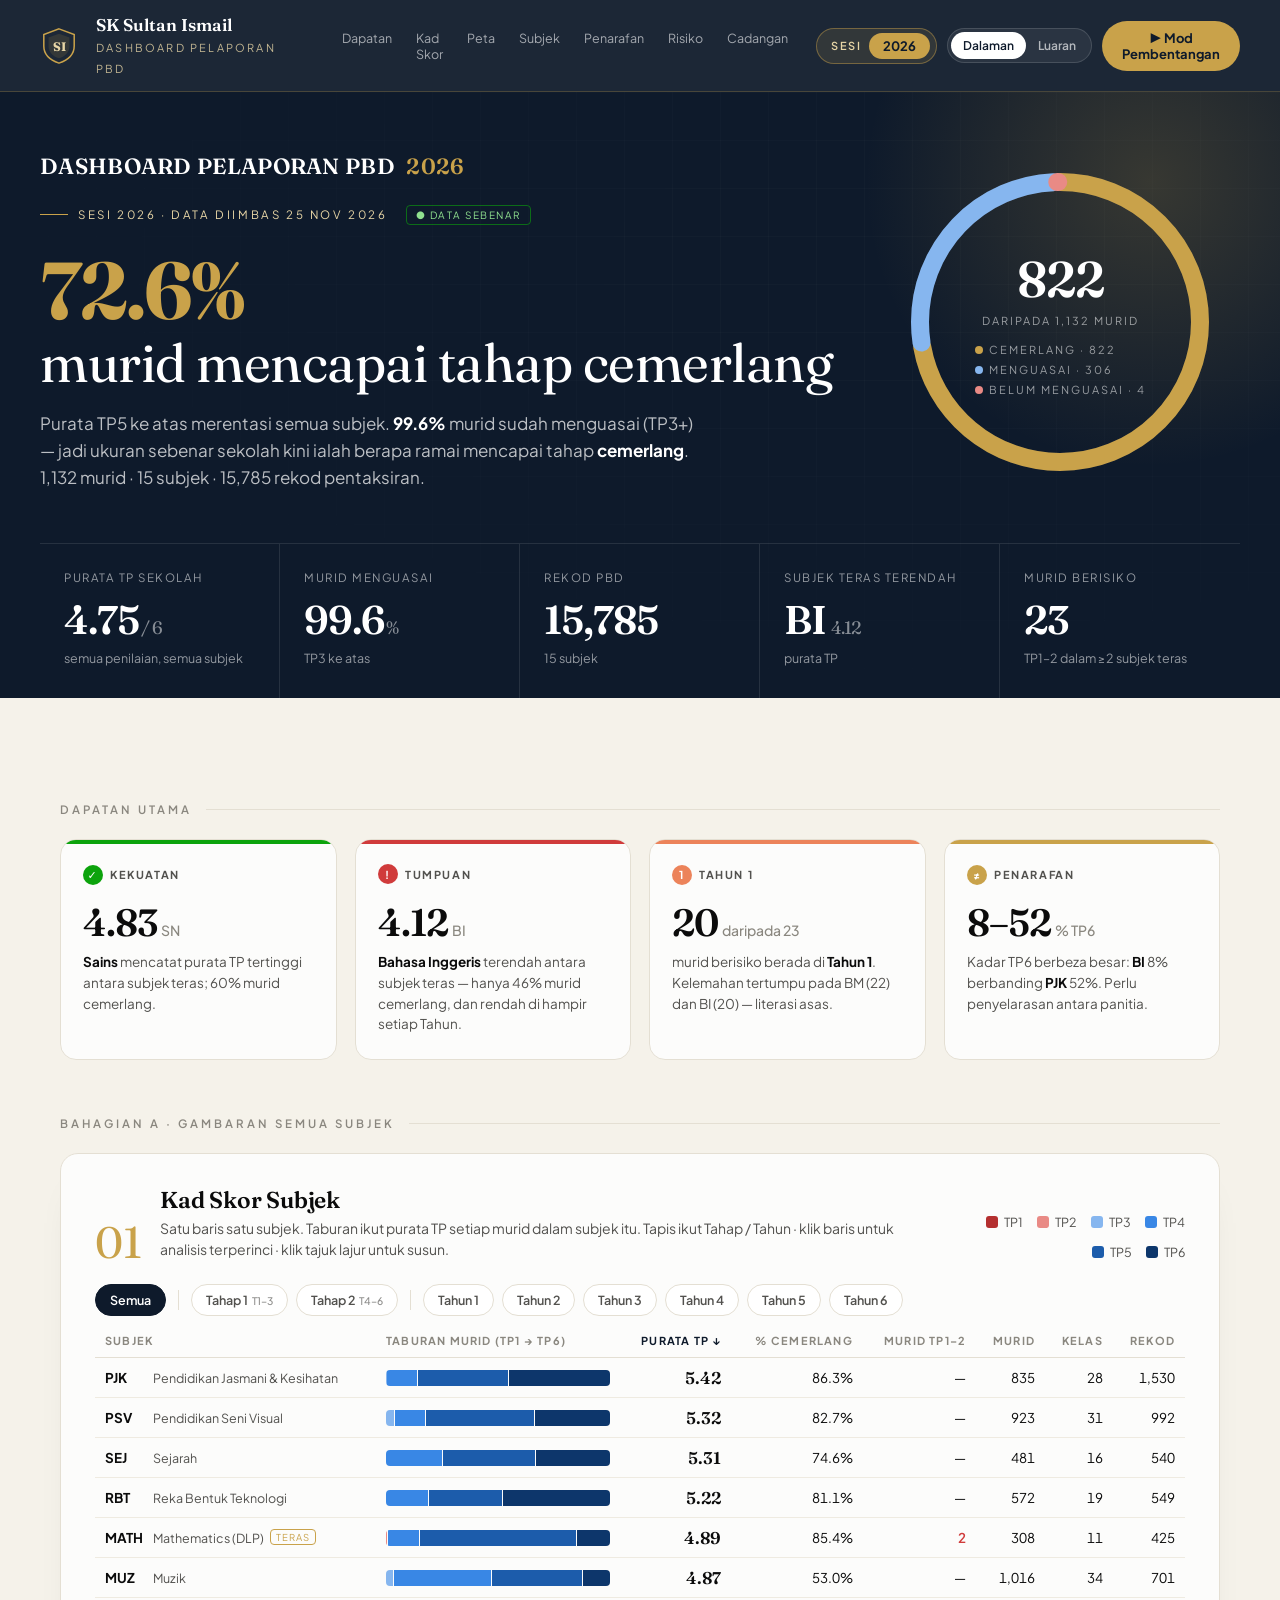
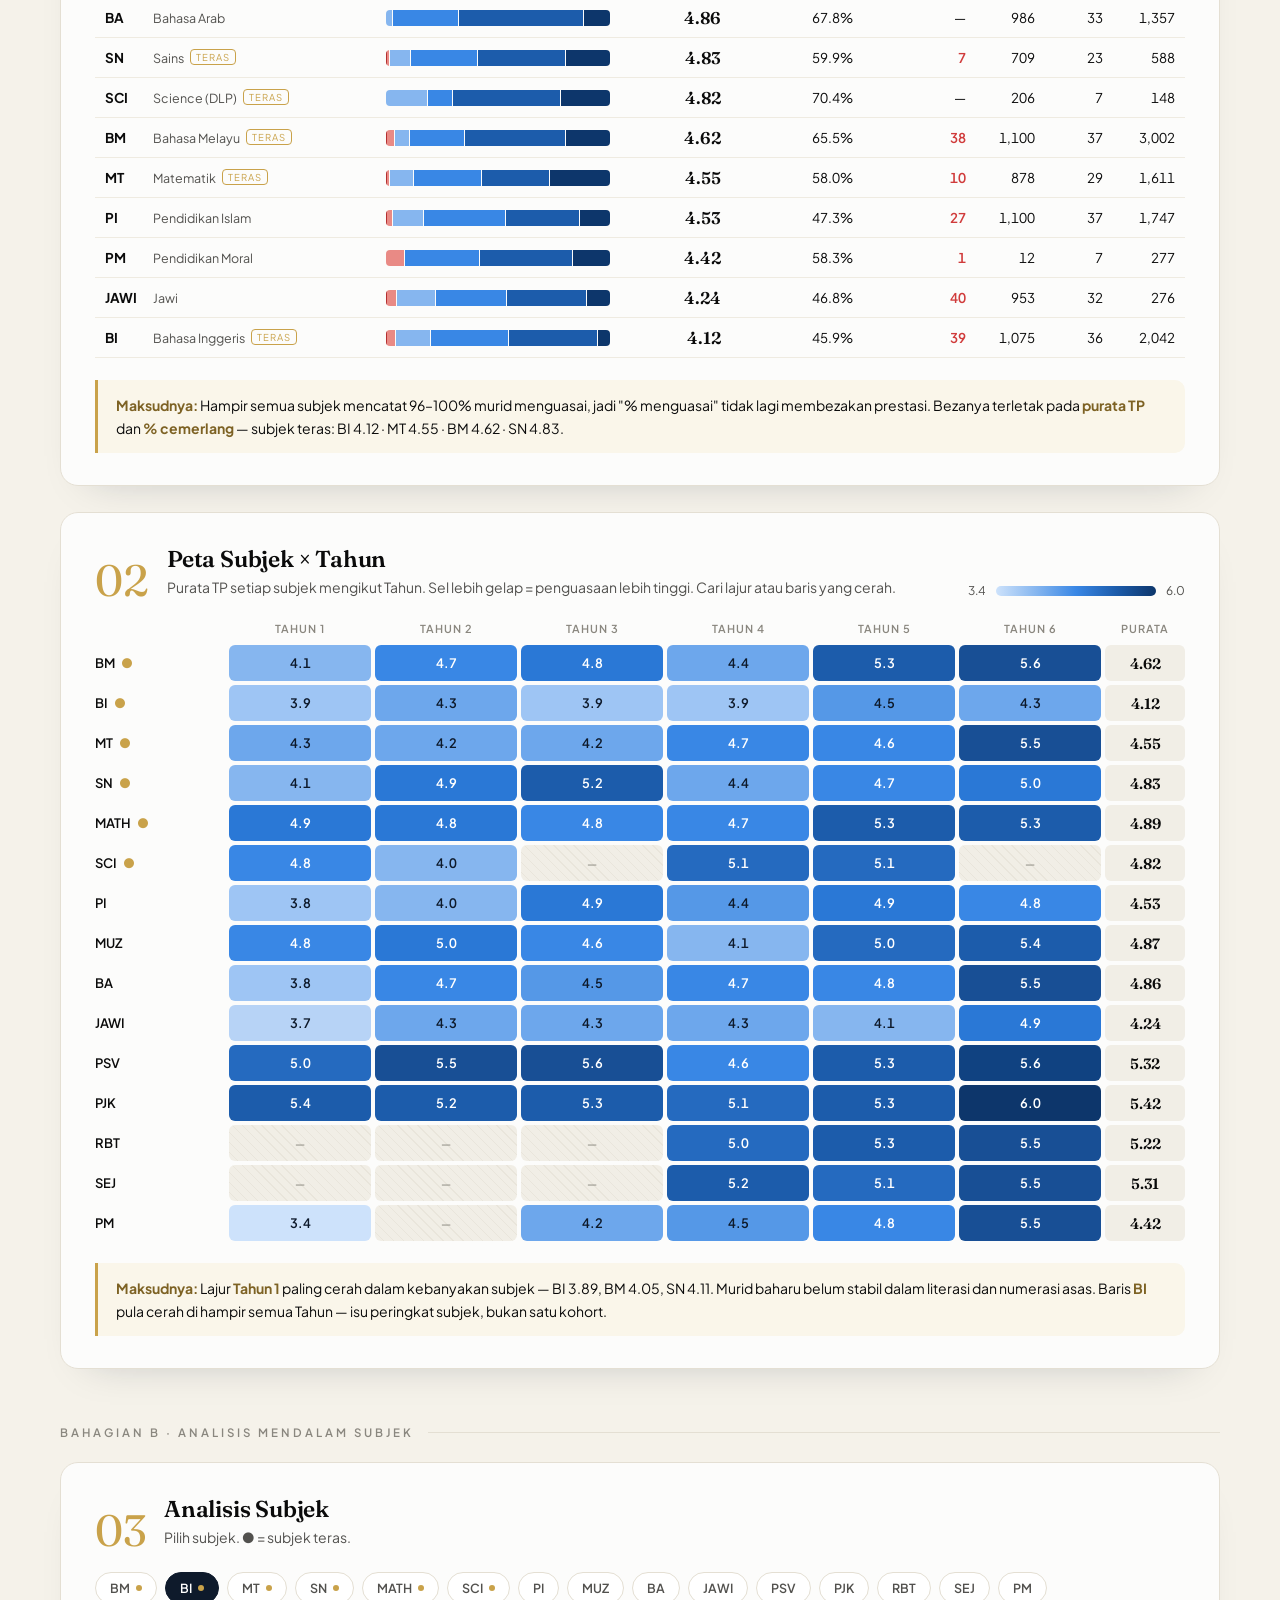
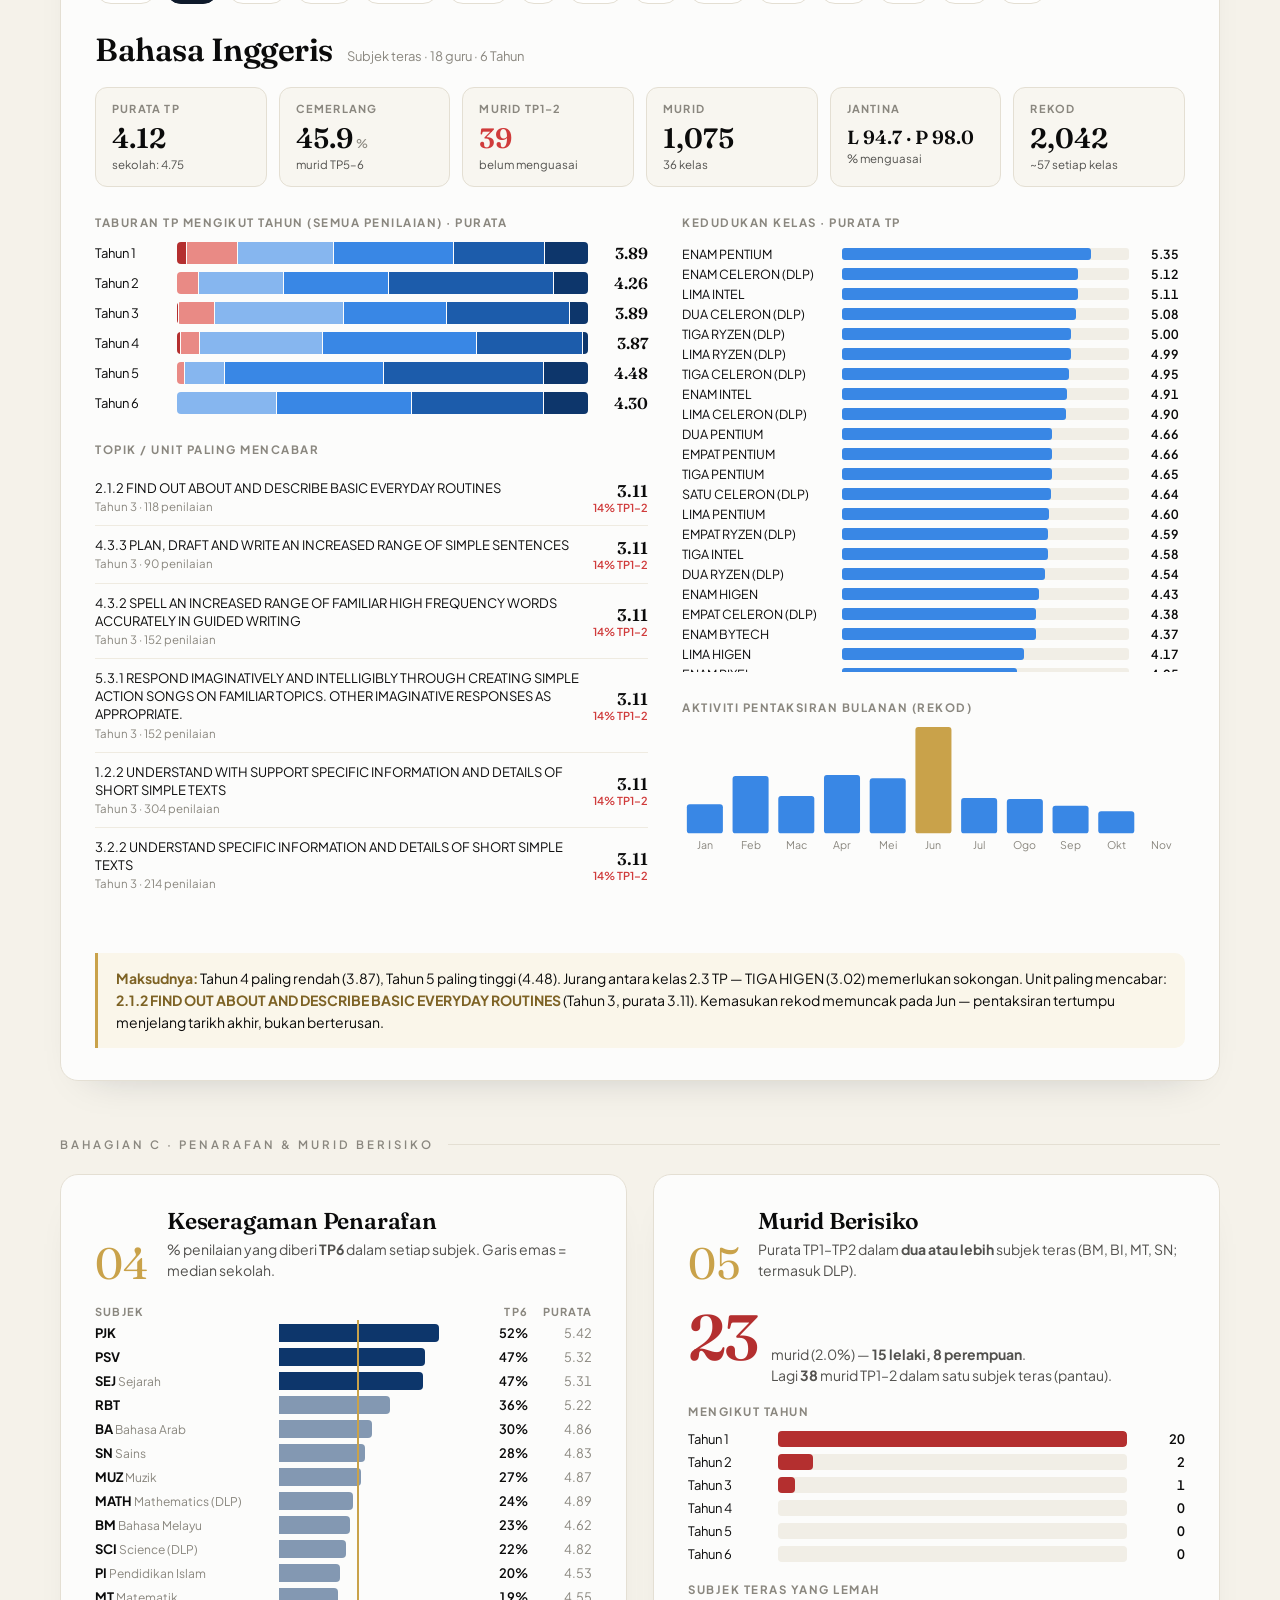
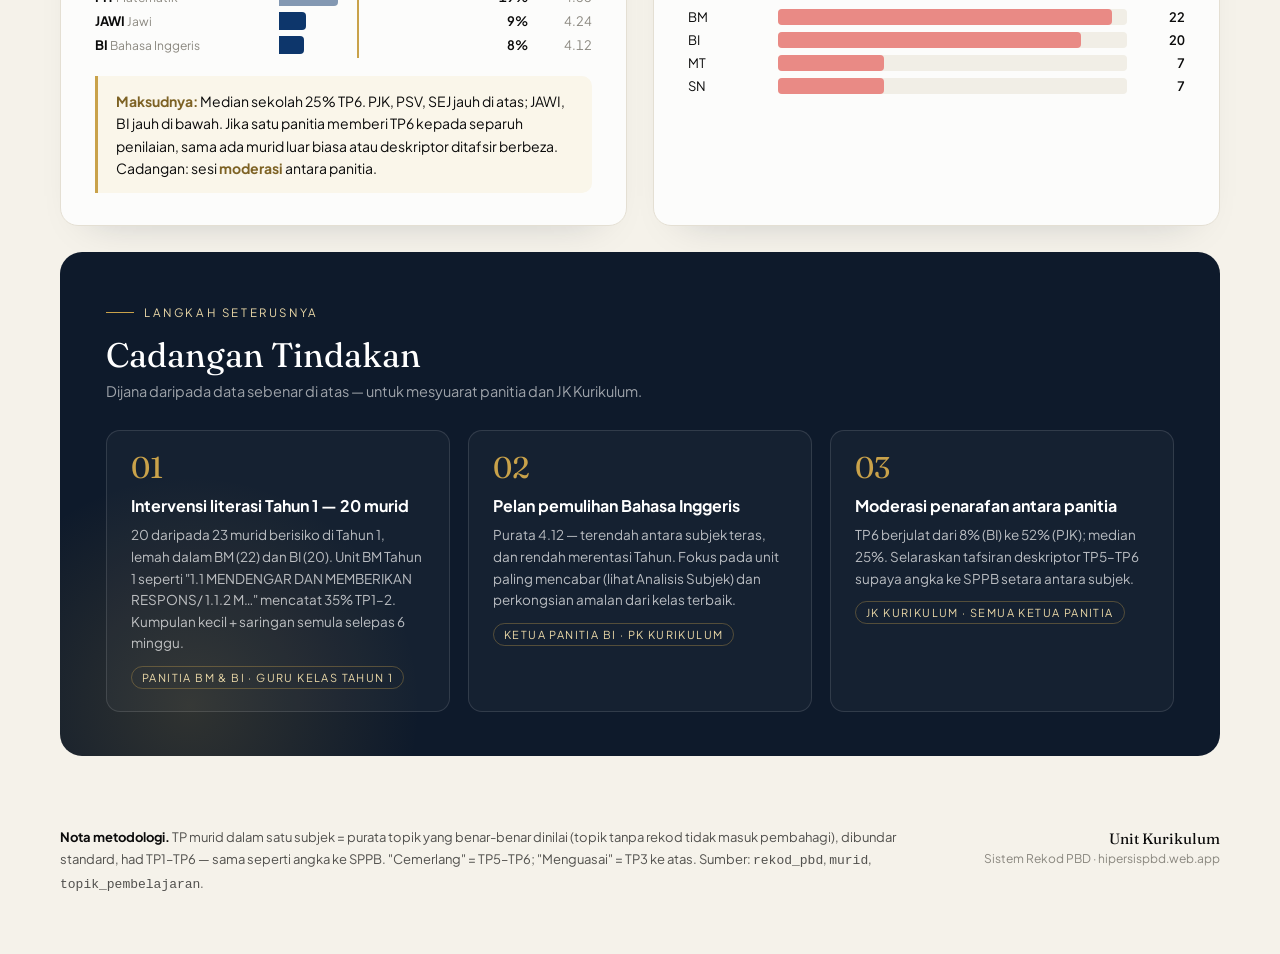
<file: public/dashboard.html>
<!DOCTYPE html>
<html lang="ms">
<head>
<meta charset="UTF-8">
<meta name="viewport" content="width=device-width, initial-scale=1.0">
<title>Dashboard Pelaporan PBD 2026 — SK Sultan Ismail</title>
<link rel="preconnect" href="https://fonts.googleapis.com">
<link href="https://fonts.googleapis.com/css2?family=Fraunces:opsz,wght@9..144,400;9..144,600;9..144,700&family=Plus+Jakarta+Sans:wght@400;500;600;700&display=swap" rel="stylesheet">
<style>
:root{
  --ink:#0e1a2b; --gold:#c9a24a; --gold-soft:#e8d6a6;
  --paper:#f5f2ea; --surface:#fcfcfb; --line:#e4dfd3; --soft:#f1eee6;
  --text:#0b0b0b; --text-2:#52514e; --muted:#8a877f;
  --tp1:#b42f2f; --tp2:#e98a85; --tp3:#86b6ef; --tp4:#3987e5; --tp5:#1c5cab; --tp6:#0d366b;
  --good:#0ca30c; --warn:#fab219; --serious:#ec835a; --crit:#d03b3b;
  --serif:'Fraunces', Georgia, serif; --sans:'Plus Jakarta Sans', system-ui, sans-serif;
}
*{box-sizing:border-box;margin:0;padding:0}
html{scroll-behavior:smooth}
body{font-family:var(--sans);background:var(--paper);color:var(--text);-webkit-font-smoothing:antialiased}
.num{font-variant-numeric:tabular-nums}

/* ── Bar atas ── */
.topbar{position:sticky;top:0;z-index:20;display:flex;align-items:center;gap:18px;padding:14px 40px;
  background:rgba(14,26,43,.94);backdrop-filter:blur(10px);color:#fff;border-bottom:1px solid rgba(201,162,74,.25)}
.crest{width:38px;height:38px;flex:none}
.brand b{display:block;font-family:var(--serif);font-weight:600;font-size:17px}
.brand span{font-size:11px;letter-spacing:2.2px;text-transform:uppercase;color:var(--gold-soft);opacity:.8}
.toc{display:flex;gap:4px;margin-left:24px}
.toc a{color:rgba(255,255,255,.6);text-decoration:none;font-size:12.5px;padding:6px 10px;border-radius:6px;transition:.15s}
.toc a:hover{color:#fff;background:rgba(255,255,255,.07)}
.filters{margin-left:auto;display:flex;gap:10px;align-items:center}
.seg-toggle{display:flex;background:rgba(255,255,255,.06);border:1px solid rgba(255,255,255,.14);border-radius:999px;padding:3px}
.seg-toggle button{border:0;background:none;color:rgba(255,255,255,.65);font:600 12px var(--sans);padding:6px 12px;border-radius:999px;cursor:pointer}
.seg-toggle button.on{background:#fff;color:var(--ink)}
.btn-present{background:var(--gold);color:var(--ink);border:0;border-radius:999px;padding:9px 18px;font:700 13px var(--sans);cursor:pointer;transition:.2s}
.btn-present:hover{transform:translateY(-1px);box-shadow:0 6px 20px rgba(201,162,74,.4)}

/* ── Hero ── */
.hero{position:relative;overflow:hidden;background:var(--ink);color:#fff;padding:60px 40px 0}
.hero::before{content:"";position:absolute;inset:0;opacity:.5;
  background-image:linear-gradient(rgba(255,255,255,.035) 1px,transparent 1px),linear-gradient(90deg,rgba(255,255,255,.035) 1px,transparent 1px);
  background-size:48px 48px;mask-image:radial-gradient(ellipse at 70% 30%,#000 20%,transparent 75%)}
.hero::after{content:"";position:absolute;right:-180px;top:-220px;width:620px;height:620px;border-radius:50%;
  background:radial-gradient(circle,rgba(201,162,74,.22),transparent 65%)}
.hero-inner{position:relative;z-index:1;max-width:1240px;margin:0 auto}
.hero-top{display:grid;grid-template-columns:1fr 340px;gap:40px;align-items:center}
.ring{position:relative;width:320px;height:320px;animation:rise 1s cubic-bezier(.2,.8,.2,1) both .3s}
.ring svg{width:100%;height:100%}
.ring .ctr{position:absolute;inset:0;display:flex;flex-direction:column;align-items:center;justify-content:center;text-align:center;pointer-events:none}
.ring .ctr b{font-family:var(--serif);font-size:50px;font-weight:600;letter-spacing:-1px}
.ring .ctr span{font-size:11px;letter-spacing:2px;color:rgba(255,255,255,.55);text-transform:uppercase;margin-top:4px}
.ring-key{display:flex;flex-direction:column;gap:3px;margin-top:12px;font-size:11.5px;color:rgba(255,255,255,.75);text-align:left}
.ring-key i{display:inline-block;width:8px;height:8px;border-radius:50%;margin-right:6px}
.eyebrow{display:inline-flex;gap:10px;align-items:center;font-size:11.5px;letter-spacing:2.6px;text-transform:uppercase;color:var(--gold-soft)}
.eyebrow::before{content:"";width:28px;height:1px;background:var(--gold)}
.dash-title{font-family:var(--serif);font-size:22px;font-weight:600;letter-spacing:.3px;margin-bottom:18px;color:#fff;text-transform:uppercase}
.dash-title .yr{color:var(--gold);margin-left:6px}
.yr-pick{display:flex;align-items:center;gap:8px;background:rgba(201,162,74,.12);border:1px solid rgba(201,162,74,.45);border-radius:999px;padding:4px 6px 4px 14px;font:600 11px var(--sans);letter-spacing:1.5px;text-transform:uppercase;color:var(--gold-soft)}
.yr-pick select{appearance:none;background:var(--gold);color:var(--ink);border:0;border-radius:999px;padding:5px 14px;font:700 13px var(--sans);cursor:pointer}
.kosong{display:none;max-width:640px;margin:90px auto;text-align:center;padding:50px 40px;background:var(--surface);border:1px dashed var(--line);border-radius:20px}
.kosong b{display:block;font-family:var(--serif);font-size:30px;margin-bottom:10px}
.kosong p{color:var(--text-2);line-height:1.6;font-size:14.5px}
body.tiada-data .kosong{display:block}
body.tiada-data .hero, body.tiada-data main > :not(.kosong){display:none}
.real-tag{margin-left:8px;padding:3px 9px;border:1px solid rgba(12,163,12,.6);border-radius:4px;color:#8fe08f;letter-spacing:1.5px;font-size:10px}
.hero h1{font-family:var(--serif);font-weight:400;font-size:clamp(34px,4.2vw,56px);line-height:1.08;margin:22px 0 18px;letter-spacing:-.5px}
.hero h1 .big{font-weight:700;color:var(--gold);font-size:1.5em;display:inline-block;letter-spacing:-2px}
.hero p.lead{font-size:17px;color:rgba(255,255,255,.72);max-width:660px;line-height:1.6}
.hero p.lead b{color:#fff}
.kpis{display:grid;grid-template-columns:repeat(5,1fr);margin-top:52px;border-top:1px solid rgba(255,255,255,.1)}
.kpi{padding:26px 24px 32px;border-right:1px solid rgba(255,255,255,.1)}
.kpi:last-child{border-right:0}
.kpi .lbl{font-size:11.5px;letter-spacing:1.5px;text-transform:uppercase;color:rgba(255,255,255,.55)}
.kpi .val{font-family:var(--serif);font-size:40px;font-weight:600;margin-top:10px;letter-spacing:-1px}
.kpi .val small{font-size:18px;color:rgba(255,255,255,.5);font-weight:400;margin-left:2px}
.kpi .sub{font-size:12.5px;color:rgba(255,255,255,.55);margin-top:6px}

/* ── Kandungan ── */
main{max-width:1240px;margin:0 auto;padding:48px 40px 40px}
.chapter{display:flex;align-items:center;gap:14px;margin:56px 0 22px;font-size:11.5px;letter-spacing:3px;text-transform:uppercase;color:var(--muted);font-weight:600;scroll-margin-top:90px}
.chapter::after{content:"";flex:1;height:1px;background:var(--line)}
.chapter:first-child{margin-top:0}
.chapter .lock{letter-spacing:1px;color:var(--serious);border:1px solid var(--serious);border-radius:999px;padding:2px 9px;font-size:10px}
.sec{background:var(--surface);border:1px solid var(--line);border-radius:18px;padding:32px 34px;margin-bottom:26px;
  box-shadow:0 20px 40px -30px rgba(14,26,43,.25);animation:rise .8s cubic-bezier(.2,.8,.2,1) both;scroll-margin-top:90px}
.sec-head{display:flex;align-items:flex-end;gap:18px;margin-bottom:24px}
.sec-no{font-family:var(--serif);font-size:44px;line-height:.8;color:var(--gold)}
.sec-head h2{font-family:var(--serif);font-weight:600;font-size:23px;letter-spacing:-.2px}
.sec-head p{font-size:14px;color:var(--text-2);margin-top:4px;line-height:1.5}
.sec-head .right{margin-left:auto;text-align:right}
.grid-2{display:grid;grid-template-columns:1fr 1fr;gap:26px}
.so-what{margin-top:22px;padding:14px 18px;border-left:3px solid var(--gold);background:#faf6ea;border-radius:0 10px 10px 0;font-size:14px;line-height:1.6}
.so-what b{color:#7d6224}
.legend{display:flex;gap:14px;flex-wrap:wrap;font-size:12.5px;color:var(--text-2);justify-content:flex-end}
.legend span{display:inline-flex;align-items:center;gap:6px}
.legend i{width:12px;height:12px;border-radius:3px;display:inline-block}
.sub-h{font-size:11.5px;letter-spacing:1.5px;text-transform:uppercase;color:var(--muted);font-weight:700;margin:0 0 12px}
body.luaran .internal{display:none !important}

/* dapatan */
.insights{display:grid;grid-template-columns:repeat(4,1fr);gap:18px}
.ins{background:var(--surface);border:1px solid var(--line);border-radius:16px;padding:22px 22px 24px;position:relative;overflow:hidden;animation:rise .8s cubic-bezier(.2,.8,.2,1) both}
.ins::before{content:"";position:absolute;left:0;top:0;right:0;height:4px;background:var(--c)}
.ins .tag{display:inline-flex;align-items:center;gap:7px;font-size:11px;letter-spacing:1.6px;font-weight:700;color:var(--text-2)}
.ins .tag i{width:20px;height:20px;border-radius:50%;background:var(--c);color:#fff;display:grid;place-items:center;font-style:normal;font-size:11px}
.ins .big{font-family:var(--serif);font-size:38px;font-weight:600;margin:14px 0 6px;letter-spacing:-1px}
.ins .big small{font:500 14px var(--sans);color:var(--muted);margin-left:4px;letter-spacing:0}
.ins p{font-size:13.5px;color:var(--text-2);line-height:1.55}
.ins p b{color:var(--text)}

/* kad skor */
.score{width:100%;border-collapse:collapse;font-size:13.5px}
.score th{font-size:11px;letter-spacing:1.2px;text-transform:uppercase;color:var(--muted);font-weight:700;text-align:right;padding:0 10px 10px;border-bottom:1px solid var(--line);cursor:pointer;user-select:none;white-space:nowrap}
.score th:first-child,.score th:nth-child(2){text-align:left}
.score th.on{color:var(--ink)}
.score td{padding:9px 10px;border-bottom:1px solid #efebe1;text-align:right;font-variant-numeric:tabular-nums}
.score td:first-child{text-align:left;white-space:nowrap}
.score tr.row{cursor:pointer;transition:background .12s}
.score tr.row:hover{background:#faf6ea}
.score .kod{display:inline-block;min-width:48px;font-weight:700}
.score .nm{color:var(--text-2);font-size:12.5px}
.score .tr-badge{font-size:9.5px;letter-spacing:1px;color:var(--gold);border:1px solid var(--gold);border-radius:4px;padding:1px 5px;margin-left:6px;vertical-align:2px}
.stack{display:flex;height:16px;border-radius:4px;overflow:hidden;gap:1px;min-width:200px;background:var(--surface)}
.stack i{display:block;height:100%}
.score .big{font-family:var(--serif);font-size:17px;font-weight:600}
.score .lo{color:var(--crit);font-weight:600}

/* heatmap */
.heat{display:grid;gap:4px;font-size:13px}
.heat .h{font-size:11px;letter-spacing:1px;text-transform:uppercase;color:var(--muted);text-align:center;padding-bottom:6px;font-weight:600;align-self:end}
.heat .s{display:flex;align-items:center;font-weight:600;font-size:13px;padding-right:8px;white-space:nowrap}
.heat .c{height:36px;border-radius:6px;display:flex;align-items:center;justify-content:center;font-weight:600;font-variant-numeric:tabular-nums;cursor:default;transition:transform .15s, box-shadow .15s}
.heat .c:hover{transform:scale(1.06);box-shadow:0 0 0 2px var(--surface),0 0 0 4px var(--ink);position:relative;z-index:2}
.heat .na{background:repeating-linear-gradient(45deg,#f1eee6 0 6px,#e9e5db 6px 7px);color:var(--muted);font-weight:500;font-size:11px}
.scale{display:flex;align-items:center;gap:10px;font-size:12px;color:var(--text-2)}
.scale .bar{width:160px;height:10px;border-radius:5px;background:linear-gradient(90deg,#cde2fb,#86b6ef,#3987e5,#1c5cab,#0d366b)}

/* analisis subjek */
.chips{display:flex;flex-wrap:wrap;gap:8px;margin-bottom:26px}
.chips.tapis{margin-bottom:18px;align-items:center}
.chips.tapis .chip small{font-weight:500;opacity:.65;margin-left:4px}
.chips.tapis .sep{width:1px;height:20px;background:var(--line);margin:0 4px}
.chip{border:1px solid var(--line);background:#fff;border-radius:999px;padding:7px 14px;font:600 12.5px var(--sans);cursor:pointer;color:var(--text-2);transition:.15s}
.chip:hover{border-color:var(--ink);color:var(--ink)}
.chip.on{background:var(--ink);color:#fff;border-color:var(--ink)}
.chip .dot{display:inline-block;width:6px;height:6px;border-radius:50%;background:var(--gold);margin-left:6px;vertical-align:2px}
.sd-title{display:flex;align-items:baseline;gap:14px;margin-bottom:18px}
.sd-title h3{font-family:var(--serif);font-size:32px;font-weight:600;letter-spacing:-.5px}
.sd-title span{color:var(--muted);font-size:13px}
.tiles{display:grid;grid-template-columns:repeat(6,1fr);gap:12px;margin-bottom:28px}
.tile{background:#f8f6f0;border:1px solid var(--line);border-radius:12px;padding:14px 16px}
.tile .l{font-size:11px;letter-spacing:1.2px;text-transform:uppercase;color:var(--muted);font-weight:700}
.tile .v{font-family:var(--serif);font-size:28px;font-weight:600;margin-top:6px}
.tile .v small{font:500 12px var(--sans);color:var(--muted);margin-left:3px}
.tile .s{font-size:11.5px;color:var(--text-2);margin-top:2px}
.sd-grid{display:grid;grid-template-columns:1.1fr 1fr;gap:34px}
.sd-block{margin-bottom:28px}
.yr-row{display:grid;grid-template-columns:70px 1fr 48px;gap:12px;align-items:center;margin:8px 0;font-size:13px}
.yr-row .stack{height:22px;min-width:0}
.yr-row .v{text-align:right;font-family:var(--serif);font-weight:600;font-size:16px}
.kls{max-height:430px;overflow:auto;padding-right:6px}
.kls-row{display:grid;grid-template-columns:150px 1fr 40px;gap:10px;align-items:center;font-size:12.5px;margin:4px 0}
.kls-row .tr{height:12px;background:#f1eee6;border-radius:3px;position:relative}
.kls-row .tr i{position:absolute;left:0;top:0;bottom:0;border-radius:3px}
.kls-row .v{text-align:right;font-weight:600;font-variant-numeric:tabular-nums}
.kls-row.lo .n{color:var(--crit);font-weight:600}
.unit{list-style:none}
.unit li{display:grid;grid-template-columns:1fr auto;gap:12px;padding:10px 0;border-bottom:1px solid #efebe1;font-size:13px;align-items:center}
.unit li:last-child{border-bottom:0}
.unit .u{line-height:1.4}
.unit .u small{display:block;color:var(--muted);font-size:11.5px;margin-top:2px}
.unit .p{text-align:right;font-family:var(--serif);font-weight:600;font-size:17px}
.unit .p small{display:block;font:600 11px var(--sans);color:var(--crit)}
.svg-wrap svg{width:100%;height:auto;display:block;overflow:visible}
.svg-wrap text{font-family:var(--sans)}

/* penarafan */
.rate-row{display:grid;grid-template-columns:170px 1fr 50px 50px;gap:14px;align-items:center;font-size:13px;margin:6px 0}
.rate-row .tr{height:18px;position:relative}
.rate-row .tr i{position:absolute;left:0;top:0;bottom:0;border-radius:0 4px 4px 0;background:var(--tp6)}
.rate-row .tr .med{position:absolute;top:-4px;bottom:-4px;width:2px;background:var(--gold)}
.rate-row .v{text-align:right;font-weight:600;font-variant-numeric:tabular-nums}
.rate-row .p{text-align:right;color:var(--muted);font-variant-numeric:tabular-nums}
.rate-head{display:grid;grid-template-columns:170px 1fr 50px 50px;gap:14px;font-size:11px;letter-spacing:1.2px;text-transform:uppercase;color:var(--muted);font-weight:700;margin-bottom:6px}
.rate-head span:nth-child(n+3){text-align:right}

/* berisiko */
.risk-top{display:flex;align-items:baseline;gap:14px;margin-bottom:18px}
.risk-top .n{font-family:var(--serif);font-size:64px;font-weight:600;color:var(--tp1);letter-spacing:-2px;line-height:1}
.risk-top p{font-size:14px;color:var(--text-2);line-height:1.5}
.hbar{display:grid;grid-template-columns:78px 1fr 46px;gap:12px;align-items:center;font-size:13px;margin:7px 0}
.hbar .tr{height:16px;background:#f1eee6;border-radius:4px;overflow:hidden}
.hbar .tr i{display:block;height:100%;border-radius:0 4px 4px 0}
.hbar .v{text-align:right;font-weight:600;font-variant-numeric:tabular-nums}

/* cadangan */
.actions{background:var(--ink);color:#fff;border-radius:22px;padding:44px 46px;margin-top:10px;position:relative;overflow:hidden;scroll-margin-top:90px}
.actions::after{content:"";position:absolute;left:-120px;bottom:-200px;width:500px;height:500px;border-radius:50%;background:radial-gradient(circle,rgba(201,162,74,.18),transparent 65%)}
.actions h2{font-family:var(--serif);font-weight:400;font-size:34px;margin:14px 0 6px;position:relative}
.actions > p{color:rgba(255,255,255,.6);font-size:14.5px;position:relative}
.act-list{display:grid;grid-template-columns:repeat(3,1fr);gap:18px;margin-top:30px;position:relative;z-index:1}
.act{border:1px solid rgba(255,255,255,.12);border-radius:14px;padding:22px 24px;background:rgba(255,255,255,.03)}
.act .k{font-family:var(--serif);color:var(--gold);font-size:30px;line-height:1}
.act h3{font-size:16px;font-weight:700;margin:12px 0 8px}
.act p{font-size:13.5px;color:rgba(255,255,255,.7);line-height:1.6}
.act .who{display:inline-block;margin-top:12px;font-size:11px;letter-spacing:1.4px;text-transform:uppercase;color:var(--gold-soft);border:1px solid rgba(201,162,74,.35);padding:4px 10px;border-radius:999px}

footer{max-width:1240px;margin:0 auto;padding:30px 40px 60px;display:grid;grid-template-columns:1fr auto;gap:30px;color:var(--text-2);font-size:13px;line-height:1.7}
footer b{color:var(--text)}
.sign{text-align:right;font-family:var(--serif);font-size:15px;color:var(--text)}
.sign span{display:block;font:400 12px var(--sans);color:var(--muted)}

#tip{position:fixed;pointer-events:none;z-index:99;background:var(--ink);color:#fff;padding:10px 13px;border-radius:9px;font-size:12.5px;line-height:1.5;
  box-shadow:0 10px 30px rgba(0,0,0,.25);opacity:0;transform:translateY(4px);transition:opacity .12s, transform .12s;max-width:280px}
#tip.on{opacity:1;transform:none}
#tip b{color:var(--gold-soft);font-weight:600}

@keyframes rise{from{opacity:0;transform:translateY(18px)}to{opacity:1;transform:none}}
.hero h1,.hero .lead,.kpis{animation:rise .9s cubic-bezier(.2,.8,.2,1) both}
.hero .lead{animation-delay:.1s}.kpis{animation-delay:.26s}

body.present .toc{display:none}
body.present main{max-width:1440px}
body.present [data-slide]:not(.hero){min-height:calc(100vh - 120px);display:flex;flex-direction:column;justify-content:center}
body.present .grid-2{grid-template-columns:1fr}
body.present .hero{min-height:calc(100vh - 66px);display:flex;flex-direction:column;justify-content:center}
.pager{position:fixed;right:28px;bottom:28px;display:none;gap:8px;z-index:30}
body.present .pager{display:flex}
.pager button{width:44px;height:44px;border-radius:50%;border:0;background:var(--ink);color:var(--gold);font-size:18px;cursor:pointer;box-shadow:0 6px 18px rgba(0,0,0,.25)}

@media (max-width:1100px){ .toc{display:none} .insights{grid-template-columns:repeat(2,1fr)} .kpis{grid-template-columns:repeat(3,1fr)} .tiles{grid-template-columns:repeat(3,1fr)} }
@media (max-width:900px){
  .hero-top,.grid-2,.act-list,.sd-grid,.flags{grid-template-columns:1fr} .ring{display:none}
  .topbar,.hero,main,footer{padding-left:20px;padding-right:20px}
}
</style>
</head>
<body>

<header class="topbar">
  <svg class="crest" viewBox="0 0 40 40" aria-hidden="true">
    <path d="M20 2 L36 8 V20 C36 29 29 35 20 38 C11 35 4 29 4 20 V8 Z" fill="none" stroke="#c9a24a" stroke-width="1.6"/>
    <path d="M20 7 L31 11 V20 C31 26.5 26.5 30.8 20 33 C13.5 30.8 9 26.5 9 20 V11 Z" fill="#c9a24a" opacity=".14"/>
    <text x="20" y="25" text-anchor="middle" font-family="Fraunces,serif" font-weight="700" font-size="13" fill="#e8d6a6">SI</text>
  </svg>
  <div class="brand"><b>SK Sultan Ismail</b><span>Dashboard Pelaporan PBD</span></div>
  <nav class="toc">
    <a href="#dapatan">Dapatan</a><a href="#s01">Kad Skor</a><a href="#s02">Peta</a><a href="#s03">Subjek</a>
    <a href="#s04">Penarafan</a><a href="#s05">Risiko</a><a href="#cadangan">Cadangan</a>
  </nav>
  <div class="filters">
    <label class="yr-pick" title="Tahun persekolahan (tahun_rekod)"><span>Sesi</span><select id="yrSel"></select></label>
    <div class="seg-toggle" title="Luaran menyembunyikan bahagian kualiti data dalaman">
      <button id="vDalam" class="on">Dalaman</button><button id="vLuar">Luaran</button>
    </div>
    <button class="btn-present" id="btnPresent">▶ Mod Pembentangan</button>
  </div>
</header>

<section class="hero" data-slide>
  <div class="hero-inner hero-top"><div>
    <div class="dash-title">Dashboard Pelaporan PBD <span class="yr num" id="heroYr">2026</span></div>
    <div class="eyebrow"><span id="heroDate"></span> <span class="real-tag">● DATA SEBENAR</span></div>
    <h1><span class="big num" id="heroPct">—</span><br>murid mencapai tahap cemerlang</h1>
    <p class="lead" id="heroLead"></p>
  </div>
  <div class="ring" id="ring"></div></div>
  <div class="hero-inner kpis" id="kpis"></div>
</section>

<main>
  <div class="kosong"><b>Tiada rekod bagi sesi <span id="kosongYr"></span></b>
    <p>Dashboard hanya memaparkan rekod dengan <code>tahun_rekod</code> yang dipilih. Rekod sesi lain tidak dipadam — pilih semula sesi di atas untuk melihatnya.</p></div>
  <div class="chapter" id="dapatan">Dapatan Utama</div>
  <div class="insights" id="insights" data-slide></div>

  <div class="chapter">Bahagian A · Gambaran Semua Subjek</div>

  <section class="sec" id="s01" data-slide>
    <div class="sec-head">
      <div class="sec-no">01</div>
      <div><h2>Kad Skor Subjek</h2><p>Satu baris satu subjek. Taburan ikut purata TP setiap murid dalam subjek itu. Tapis ikut Tahap / Tahun · klik baris untuk analisis terperinci · klik tajuk lajur untuk susun.</p></div>
      <div class="right legend">
        <span><i style="background:var(--tp1)"></i>TP1</span><span><i style="background:var(--tp2)"></i>TP2</span>
        <span><i style="background:var(--tp3)"></i>TP3</span><span><i style="background:var(--tp4)"></i>TP4</span>
        <span><i style="background:var(--tp5)"></i>TP5</span><span><i style="background:var(--tp6)"></i>TP6</span>
      </div>
    </div>
    <div class="chips tapis" id="scoreTapis"></div>
    <table class="score" id="score"></table>
    <div class="so-what" id="sw01"></div>
  </section>

  <section class="sec" id="s02" data-slide>
    <div class="sec-head">
      <div class="sec-no">02</div>
      <div><h2>Peta Subjek × Tahun</h2><p>Purata TP setiap subjek mengikut Tahun. Sel lebih gelap = penguasaan lebih tinggi. Cari lajur atau baris yang cerah.</p></div>
      <div class="right scale"><span id="hLo"></span><span class="bar"></span><span id="hHi"></span></div>
    </div>
    <div class="heat" id="heat"></div>
    <div class="so-what" id="sw02"></div>
  </section>

  <div class="chapter">Bahagian B · Analisis Mendalam Subjek</div>

  <section class="sec" id="s03" data-slide>
    <div class="sec-head">
      <div class="sec-no">03</div>
      <div><h2>Analisis Subjek</h2><p>Pilih subjek. ● = subjek teras.</p></div>
    </div>
    <div class="chips" id="chips"></div>
    <div id="sd"></div>
  </section>

  <div class="chapter">Bahagian C · Penarafan &amp; Murid Berisiko</div>

  <div class="grid-2" style="margin-bottom:26px">
    <section class="sec" id="s04" data-slide style="margin-bottom:0">
      <div class="sec-head">
        <div class="sec-no">04</div>
        <div><h2>Keseragaman Penarafan</h2><p>% penilaian yang diberi <b>TP6</b> dalam setiap subjek. Garis emas = median sekolah.</p></div>
      </div>
      <div class="rate-head"><span>Subjek</span><span></span><span>TP6</span><span>Purata</span></div>
      <div id="rate"></div>
      <div class="so-what" id="sw04"></div>
    </section>
    <section class="sec" id="s05" data-slide style="margin-bottom:0">
      <div class="sec-head">
        <div class="sec-no">05</div>
        <div><h2>Murid Berisiko</h2><p>Purata TP1–TP2 dalam <b>dua atau lebih</b> subjek teras (BM, BI, MT, SN; termasuk DLP).</p></div>
      </div>
      <div class="risk-top"><div class="n num" id="riskN"></div><p id="riskTxt"></p></div>
      <div class="sub-h">Mengikut Tahun</div><div id="riskTahun"></div>
      <div class="sub-h" style="margin-top:20px">Subjek teras yang lemah</div><div id="riskSubj"></div>
    </section>
  </div>

  <section class="actions" id="cadangan" data-slide>
    <div class="eyebrow">Langkah Seterusnya</div>
    <h2>Cadangan Tindakan</h2>
    <p>Dijana daripada data sebenar di atas — untuk mesyuarat panitia dan JK Kurikulum.</p>
    <div class="act-list" id="actList"></div>
  </section>
</main>

<footer>
  <div><b>Nota metodologi.</b> TP murid dalam satu subjek = purata topik yang benar-benar dinilai (topik tanpa rekod tidak masuk pembahagi), dibundar standard, had TP1–TP6 — sama seperti angka ke SPPB. "Cemerlang" = TP5–TP6; "Menguasai" = TP3 ke atas. Sumber: <code>rekod_pbd</code>, <code>murid</code>, <code>topik_pembelajaran</code>.</div>
  <div class="sign">Unit Kurikulum<span>Sistem Rekod PBD · hipersispbd.web.app</span></div>
</footer>

<div class="pager"><button id="pgUp" aria-label="Sebelum">↑</button><button id="pgDn" aria-label="Seterusnya">↓</button></div>
<div id="tip"></div>

<script src="js/dashboard-data.js"></script>
<script>
const T = ['SATU','DUA','TIGA','EMPAT','LIMA','ENAM'];
const TN = {SATU:1,DUA:2,TIGA:3,EMPAT:4,LIMA:5,ENAM:6};
const TP_COL = ['var(--tp1)','var(--tp2)','var(--tp3)','var(--tp4)','var(--tp5)','var(--tp6)'];
const RAMP = ['#cde2fb','#b7d3f6','#9ec5f4','#86b6ef','#6da7ec','#5598e7','#3987e5','#2a78d6','#256abf','#1c5cab','#184f95','#104281','#0d366b'];
const BULAN = ['Jan','Feb','Mac','Apr','Mei','Jun','Jul','Ogo','Sep','Okt','Nov'];
const sum = a => a.reduce((x, y) => x + y, 0);
const avgH = h => { const n = sum(h); return n ? h.reduce((a, b, i) => a + b * (i + 1), 0) / n : null; };
const pctH = (h, a, b) => { const n = sum(h); return n ? sum(h.slice(a - 1, b)) / n * 100 : 0; };
const fmt = n => n.toLocaleString('ms-MY');
const $ = id => document.getElementById(id);
const median = a => { const s = [...a].sort((x, y) => x - y), m = s.length >> 1; return s.length % 2 ? s[m] : (s[m - 1] + s[m]) / 2; };
const stack = h => { const n = sum(h); return `<div class="stack">${h.map((c, i) => c ? `<i style="width:${c / n * 100}%;background:${TP_COL[i]}"></i>` : '').join('')}</div>`; };

// ── Terbitan ──
const SUB = DATA.subjek.map(s => ({...s,
  purata: avgH(s.hist), murid: sum(s.muridHist),
  cem: pctH(s.muridHist, 5, 6), lemah: s.muridHist[0] + s.muridHist[1],
  tp6: pctH(s.hist, 6, 6),
  kpL: s.jantina.L[0] ? s.jantina.L[1] / s.jantina.L[0] * 100 : null,
  kpP: s.jantina.P[0] ? s.jantina.P[1] / s.jantina.P[0] * 100 : null,
}));
SUB.forEach(s => { if (s.nama === s.kod) s.nama = 'Pendidikan Jasmani & Kesihatan'; });
const byKod = Object.fromEntries(SUB.map(s => [s.kod, s]));
const K = DATA.keseluruhan, NM = sum(K);
const semuaHist = [0,1,2,3,4,5].map(i => sum(SUB.map(s => s.hist[i])));
const purataSek = avgH(semuaHist);
const teras = SUB.filter(s => s.teras && !['MATH','SCI'].includes(s.kod));
const cmpP = (a, b) => a.purata - b.purata;
const terasRendah = [...teras].sort(cmpP)[0], terasTinggi = [...teras].sort(cmpP).at(-1);
const tp6s = SUB.filter(s => s.murid > 50).sort((a, b) => b.tp6 - a.tp6);

// ── Tooltip ──
const tip = $('tip');
document.addEventListener('mousemove', e => {
  const el = e.target.closest('[data-tip]');
  if (!el) { tip.classList.remove('on'); return; }
  tip.innerHTML = el.dataset.tip; tip.classList.add('on');
  tip.style.left = Math.min(e.clientX + 14, innerWidth - tip.offsetWidth - 10) + 'px';
  tip.style.top = (e.clientY + 16) + 'px';
});

// ════════════ HERO ════════════
const cemP = pctH(K, 5, 6), kuasaP = pctH(K, 3, 6);
// ── Penapis sesi: lalai = config.tahunSemasa; senarai = tahun_rekod yang wujud ──
// (Mockup: hanya 2026 ada data. 2025 dipaparkan untuk menunjukkan keadaan tahun tanpa rekod.)
const TAHUN_SEMASA = '2026', TAHUN_ADA = ['2026'];
$('yrSel').innerHTML = [...new Set([...TAHUN_ADA, '2025'])].sort().reverse()
  .map(y => `<option value="${y}" ${y === TAHUN_SEMASA ? 'selected' : ''}>${y}</option>`).join('');
$('yrSel').onchange = e => { const y = e.target.value;
  document.body.classList.toggle('tiada-data', !TAHUN_ADA.includes(y));
  $('kosongYr').textContent = y; $('heroYr').textContent = y;
  document.title = `Dashboard Pelaporan PBD ${y} — SK Sultan Ismail`; };
$('heroDate').textContent = 'Sesi 2026 · data diimbas ' + new Date(DATA.dijana).toLocaleDateString('ms-MY', {day:'numeric', month:'short', year:'numeric'});
$('heroLead').innerHTML = `Purata TP5 ke atas merentasi semua subjek. <b>${kuasaP.toFixed(1)}%</b> murid sudah menguasai (TP3+) — jadi ukuran sebenar sekolah kini ialah berapa ramai mencapai tahap <b>cemerlang</b>. ${fmt(NM)} murid · ${SUB.length} subjek · ${fmt(DATA.rekodN)} rekod pentaksiran.`;
(function countUp(){
  const el = $('heroPct'), t0 = performance.now();
  (function f(t){ const p = Math.min(1, (t - t0) / 1400), e = 1 - Math.pow(1 - p, 3);
    el.textContent = (cemP * e).toFixed(1) + '%'; if (p < 1) requestAnimationFrame(f); })(t0);
})();
(function ring(){
  const parts = [{n: K[4] + K[5], c:'#c9a24a', l:'Cemerlang (TP5–6)'}, {n: K[2] + K[3], c:'#86b6ef', l:'Menguasai (TP3–4)'}, {n: K[0] + K[1], c:'#e98a85', l:'Belum menguasai (TP1–2)'}];
  const R = 140, C = 2 * Math.PI * R, gap = 4; let off = 0, arcs = '';
  parts.forEach(p => { if (!p.n) return; const len = Math.max(1, p.n / NM * C - gap);
    arcs += `<circle cx="160" cy="160" r="${R}" fill="none" stroke="${p.c}" stroke-width="18" stroke-linecap="round" stroke-dasharray="${len} ${C - len}" stroke-dashoffset="${-off}" transform="rotate(-90 160 160)" data-tip="<b>${p.l}</b><br>${fmt(p.n)} murid (${(p.n / NM * 100).toFixed(1)}%)"/>`;
    off += p.n / NM * C; });
  $('ring').innerHTML = `<svg viewBox="0 0 320 320"><circle cx="160" cy="160" r="${R}" fill="none" stroke="rgba(255,255,255,.06)" stroke-width="18"/>${arcs}</svg>
    <div class="ctr"><b class="num">${fmt(K[4] + K[5])}</b><span>daripada ${fmt(NM)} murid</span>
    <div class="ring-key">${parts.map(p => `<span><i style="background:${p.c}"></i>${p.l.split(' (')[0]} · ${fmt(p.n)}</span>`).join('')}</div></div>`;
})();
$('kpis').innerHTML = [
  {lbl:'Purata TP Sekolah', val: purataSek.toFixed(2), unit:'/ 6', sub:'semua penilaian, semua subjek'},
  {lbl:'Murid Menguasai', val: kuasaP.toFixed(1), unit:'%', sub:'TP3 ke atas'},
  {lbl:'Rekod PBD', val: fmt(DATA.rekodN), unit:'', sub: SUB.length + ' subjek'},
  {lbl:'Subjek Teras Terendah', val: terasRendah.kod, unit: ' ' + terasRendah.purata.toFixed(2), sub:'purata TP'},
  {lbl:'Murid Berisiko', val: fmt(DATA.risk.jum), unit:'', sub:'TP1–2 dalam ≥2 subjek teras'},
].map(k => `<div class="kpi"><div class="lbl">${k.lbl}</div><div class="val num">${k.val}<small>${k.unit}</small></div><div class="sub">${k.sub}</div></div>`).join('');

// ════════════ DAPATAN UTAMA ════════════
const rt = DATA.risk.tahun, rTop = Object.entries(rt).sort((a, b) => b[1] - a[1])[0];
$('insights').innerHTML = [
  {c:'var(--good)', i:'✓', tag:'KEKUATAN', big: terasTinggi.purata.toFixed(2), unit: terasTinggi.kod,
   p:`<b>${terasTinggi.nama}</b> mencatat purata TP tertinggi antara subjek teras; ${terasTinggi.cem.toFixed(0)}% murid cemerlang.`},
  {c:'var(--crit)', i:'!', tag:'TUMPUAN', big: terasRendah.purata.toFixed(2), unit: terasRendah.kod,
   p:`<b>${terasRendah.nama}</b> terendah antara subjek teras — hanya ${terasRendah.cem.toFixed(0)}% murid cemerlang, dan rendah di hampir setiap Tahun.`},
  {c:'var(--serious)', i:TN[rTop[0]], tag:'TAHUN ' + TN[rTop[0]], big: rTop[1], unit:`daripada ${DATA.risk.jum}`,
   p:`murid berisiko berada di <b>Tahun ${TN[rTop[0]]}</b>. Kelemahan tertumpu pada BM (${DATA.risk.subj.BM}) dan BI (${DATA.risk.subj.BI}) — literasi asas.`},
  {c:'var(--gold)', i:'≠', tag:'PENARAFAN', big: tp6s.at(-1).tp6.toFixed(0) + '–' + tp6s[0].tp6.toFixed(0), unit:'% TP6',
   p:`Kadar TP6 berbeza besar: <b>${tp6s.at(-1).kod}</b> ${tp6s.at(-1).tp6.toFixed(0)}% berbanding <b>${tp6s[0].kod}</b> ${tp6s[0].tp6.toFixed(0)}%. Perlu penyelarasan antara panitia.`},
].map((d, i) => `<div class="ins" style="--c:${d.c};animation-delay:${i * .07}s"><div class="tag"><i>${d.i}</i>${d.tag}</div>
  <div class="big num">${d.big}<small>${d.unit}</small></div><p>${d.p}</p></div>`).join('');

// ════════════ 01 Kad skor ════════════
let sortKey = 'purata', sortDir = -1;
const COLS = [
  {k:'kod', h:'Subjek'}, {k:null, h:'Taburan murid (TP1 → TP6)'}, {k:'purata', h:'Purata TP'}, {k:'cem', h:'% Cemerlang'},
  {k:'lemah', h:'Murid TP1–2'}, {k:'murid', h:'Murid'}, {k:'kelasN', h:'Kelas'}, {k:'rekod', h:'Rekod'}];
SUB.forEach(s => s.kelasN = s.kelas.length);
// Penapis Tahun: setiap murid dikira dalam Tahunnya sahaja, jadi jumlah T1..T6 = Semua
const TAPIS = [{k:'semua', l:'Semua', t:T}, {k:'tp1', l:'Tahap 1', s:'T1–3', t:T.slice(0, 3)}, {k:'tp2', l:'Tahap 2', s:'T4–6', t:T.slice(3)},
  ...T.map(t => ({k:t, l:'Tahun ' + TN[t], t:[t]}))];
let tapis = 'semua';
function lihatSubjek(s) {
  const ts = TAPIS.find(x => x.k === tapis).t, i6 = [0,1,2,3,4,5];
  const mh = i6.map(i => sum(ts.map(t => s.tahunMurid[t]?.[i] || 0)));
  const eh = i6.map(i => sum(ts.map(t => s.tahun[t]?.[i] || 0)));
  const kl = s.kelas.filter(k => ts.includes(k.t));
  if (!sum(mh)) return null;
  return {kod: s.kod, nama: s.nama, teras: s.teras, muridHist: mh, purata: avgH(eh), cem: pctH(mh, 5, 6),
    lemah: mh[0] + mh[1], murid: sum(mh), kelasN: kl.length, rekod: sum(kl.map(k => k.r))};
}
$('scoreTapis').innerHTML = TAPIS.map((f, i) => (i === 3 || i === 1 ? '<span class="sep"></span>' : '') +
  `<button class="chip ${f.k === tapis ? 'on' : ''}" data-k="${f.k}">${f.l}${f.s ? `<small>${f.s}</small>` : ''}</button>`).join('');
$('scoreTapis').addEventListener('click', e => { const b = e.target.closest('.chip'); if (!b) return;
  tapis = b.dataset.k; $('scoreTapis').querySelectorAll('.chip').forEach(c => c.classList.toggle('on', c === b)); renderScore(); });
function renderScore() {
  const rows = SUB.map(lihatSubjek).filter(Boolean).sort((a, b) => (typeof a[sortKey] === 'string' ? a[sortKey].localeCompare(b[sortKey]) : a[sortKey] - b[sortKey]) * sortDir);
  $('score').innerHTML = `<tr>${COLS.map(c => `<th data-k="${c.k || ''}" class="${c.k === sortKey ? 'on' : ''}">${c.h}${c.k === sortKey ? (sortDir < 0 ? ' ↓' : ' ↑') : ''}</th>`).join('')}</tr>` +
    rows.map(s => `<tr class="row" data-kod="${s.kod}">
      <td><span class="kod">${s.kod}</span><span class="nm">${s.nama}</span>${s.teras ? '<span class="tr-badge">TERAS</span>' : ''}</td>
      <td data-tip="<b>${s.nama}</b><br>${s.muridHist.map((c, i) => `TP${i + 1}: ${c} murid`).join('<br>')}">${stack(s.muridHist)}</td>
      <td class="big">${s.purata.toFixed(2)}</td><td>${s.cem.toFixed(1)}%</td>
      <td class="${s.lemah ? 'lo' : ''}">${s.lemah || '—'}</td><td>${fmt(s.murid)}</td><td>${s.kelasN}</td><td>${fmt(s.rekod)}</td></tr>`).join('');
  const f = TAPIS.find(x => x.k === tapis);
  const tr = rows.filter(r => r.teras && !['MATH','SCI'].includes(r.kod)).sort(cmpP);
  const lemahMax = [...rows].sort((a, b) => b.lemah - a.lemah)[0];
  $('sw01').innerHTML = tapis === 'semua'
    ? `<b>Maksudnya:</b> Hampir semua subjek mencatat 96–100% murid menguasai, jadi "% menguasai" tidak lagi membezakan prestasi. Bezanya terletak pada <b>purata TP</b> dan <b>% cemerlang</b> — subjek teras: ${tr.map(s => `${s.kod} ${s.purata.toFixed(2)}`).join(' · ')}.`
    : `<b>Maksudnya (${f.l}${f.s ? ' · ' + f.s : ''}):</b> ${rows.length} subjek dinilai. Subjek teras: ${tr.map(s => `${s.kod} ${s.purata.toFixed(2)}`).join(' · ')}. ` +
      (() => { const r = rows.filter(x => x.murid >= 20).sort(cmpP)[0]; // sampel kecil (cth PM 2 murid) mengelirukan
        return r ? `Terendah keseluruhan: <b>${r.kod}</b> (${r.purata.toFixed(2)}).` : ''; })() +
      (lemahMax.lemah ? ` Murid TP1–2 paling ramai dalam <b>${lemahMax.kod}</b> (${lemahMax.lemah} murid).` : ' Tiada murid TP1–2 dalam mana-mana subjek.');
}
$('score').addEventListener('click', e => {
  const th = e.target.closest('th'); if (th && th.dataset.k) { const k = th.dataset.k;
    sortDir = k === sortKey ? -sortDir : (k === 'kod' ? 1 : -1); sortKey = k; renderScore(); return; }
  const tr = e.target.closest('tr.row'); if (tr) { pilihSubjek(tr.dataset.kod); $('s03').scrollIntoView({behavior:'smooth'}); }
});
renderScore();

// ════════════ 02 Heatmap subjek × tahun ════════════
(function(){
  const order = [...SUB].sort((a, b) => b.teras - a.teras || b.murid - a.murid);
  const cells = order.flatMap(s => T.filter(t => s.tahun[t]).map(t => avgH(s.tahun[t])));
  const lo = Math.min(...cells), hi = Math.max(...cells);
  $('hLo').textContent = lo.toFixed(1); $('hHi').textContent = hi.toFixed(1);
  const el = $('heat'); el.style.gridTemplateColumns = `130px repeat(6, 1fr) 80px`;
  let h = '<div></div>' + T.map(t => `<div class="h">Tahun ${TN[t]}</div>`).join('') + '<div class="h">Purata</div>';
  order.forEach(s => {
    h += `<div class="s" data-tip="<b>${s.nama}</b>">${s.kod}${s.teras ? '<span style="color:var(--gold);margin-left:6px">●</span>' : ''}</div>`;
    T.forEach(t => {
      const th = s.tahun[t];
      if (!th) { h += `<div class="c na" data-tip="<b>${s.kod} · Tahun ${TN[t]}</b><br>Tiada rekod">—</div>`; return; }
      const v = avgH(th), i = Math.round((v - lo) / (hi - lo) * (RAMP.length - 1));
      h += `<div class="c num" style="background:${RAMP[i]};color:${i >= 6 ? '#fff' : 'var(--ink)'}"
        data-tip="<b>${s.nama} · Tahun ${TN[t]}</b><br>Purata TP ${v.toFixed(2)}<br>${fmt(sum(th))} penilaian · ${pctH(th, 1, 2).toFixed(1)}% TP1–2">${v.toFixed(1)}</div>`;
    });
    h += `<div class="c num" style="background:var(--soft);font-family:var(--serif);font-size:15px">${s.purata.toFixed(2)}</div>`;
  });
  el.innerHTML = h;
  const t1 = teras.filter(s => s.tahun.SATU).map(s => ({s, v: avgH(s.tahun.SATU)})).sort((a, b) => a.v - b.v);
  $('sw02').innerHTML = `<b>Maksudnya:</b> Lajur <b>Tahun 1</b> paling cerah dalam kebanyakan subjek — ${t1.slice(0, 3).map(x => `${x.s.kod} ${x.v.toFixed(2)}`).join(', ')}. Murid baharu belum stabil dalam literasi dan numerasi asas. Baris <b>BI</b> pula cerah di hampir semua Tahun — isu peringkat subjek, bukan satu kohort.`;
})();

// ════════════ 03 Analisis subjek ════════════
const chipOrder = [...SUB].sort((a, b) => b.teras - a.teras || b.murid - a.murid);
$('chips').innerHTML = chipOrder.map(s => `<button class="chip" data-kod="${s.kod}">${s.kod}${s.teras ? '<span class="dot"></span>' : ''}</button>`).join('');
$('chips').addEventListener('click', e => { const b = e.target.closest('.chip'); if (b) pilihSubjek(b.dataset.kod); });

function pilihSubjek(kod) {
  const s = byKod[kod];
  document.querySelectorAll('#chips .chip').forEach(c => c.classList.toggle('on', c.dataset.kod === kod));
  const tahunAda = T.filter(t => s.tahun[t]);
  const tahunRank = tahunAda.map(t => ({t, v: avgH(s.tahun[t])})).sort((a, b) => a.v - b.v);
  const kls = [...s.kelas].sort((a, b) => b.p - a.p);
  const tanda = kls.length > 5 ? new Set(kls.slice(-3).map(k => k.k)) : new Set();
  const bulanArr = BULAN.map((b, i) => s.bulan['2026-' + String(i + 1).padStart(2, '0')] || 0);
  const maxB = Math.max(...bulanArr);
  const unitTop = s.unit[0];

  const W = 520, H = 110, bw = W / bulanArr.length;
  const bulanSvg = `<svg viewBox="0 0 ${W} ${H + 22}">${bulanArr.map((v, i) => {
      const h = maxB ? v / maxB * H : 0;
      return `<g data-tip="<b>${BULAN[i]} 2026</b><br>${fmt(v)} rekod"><rect x="${i * bw}" y="0" width="${bw}" height="${H}" fill="transparent"/>
        <rect x="${i * bw + 5}" y="${H - h}" width="${bw - 10}" height="${h}" rx="3" fill="${v === maxB ? '#c9a24a' : '#3987e5'}"/></g>
        <text x="${i * bw + bw / 2}" y="${H + 16}" text-anchor="middle" font-size="11" fill="#8a877f">${BULAN[i]}</text>`; }).join('')}</svg>`;

  $('sd').innerHTML = `
    <div class="sd-title"><h3>${s.nama}</h3><span>${s.teras ? 'Subjek teras · ' : ''}${s.guru} guru · ${tahunAda.length} Tahun</span></div>
    <div class="tiles">
      <div class="tile"><div class="l">Purata TP</div><div class="v num">${s.purata.toFixed(2)}</div><div class="s">sekolah: ${purataSek.toFixed(2)}</div></div>
      <div class="tile"><div class="l">Cemerlang</div><div class="v num">${s.cem.toFixed(1)}<small>%</small></div><div class="s">murid TP5–6</div></div>
      <div class="tile"><div class="l">Murid TP1–2</div><div class="v num" style="color:${s.lemah ? 'var(--crit)' : 'inherit'}">${s.lemah}</div><div class="s">belum menguasai</div></div>
      <div class="tile"><div class="l">Murid</div><div class="v num">${fmt(s.murid)}</div><div class="s">${s.kelasN} kelas</div></div>
      <div class="tile"><div class="l">Jantina</div><div class="v num" style="font-size:19px;margin-top:10px">L ${s.kpL?.toFixed(1) ?? '—'} · P ${s.kpP?.toFixed(1) ?? '—'}</div><div class="s">% menguasai</div></div>
      <div class="tile"><div class="l">Rekod</div><div class="v num">${fmt(s.rekod)}</div><div class="s">~${fmt(Math.round(s.rekod / s.kelasN))} setiap kelas</div></div>
    </div>
    <div class="sd-grid">
      <div>
        <div class="sd-block"><div class="sub-h">Taburan TP mengikut Tahun (semua penilaian) · purata</div>
          ${tahunAda.map(t => `<div class="yr-row" data-tip="<b>Tahun ${TN[t]}</b><br>${s.tahun[t].map((c, i) => `TP${i + 1}: ${fmt(c)}`).join(' · ')}"><span>Tahun ${TN[t]}</span>${stack(s.tahun[t])}<span class="v num">${avgH(s.tahun[t]).toFixed(2)}</span></div>`).join('')}
        </div>
        <div class="sd-block"><div class="sub-h">Topik / unit paling mencabar</div>
          <ul class="unit">${s.unit.length ? s.unit.map(u => `<li><div class="u">${u.u}<small>Tahun ${TN[u.t] || u.t} · ${fmt(u.n)} penilaian</small></div>
            <div class="p num">${u.p.toFixed(2)}${u.low >= .05 ? `<small>${(u.low * 100).toFixed(0)}% TP1–2</small>` : ''}</div></li>`).join('') : '<li>Data unit tidak mencukupi</li>'}</ul>
        </div>
      </div>
      <div>
        <div class="sd-block"><div class="sub-h">Kedudukan kelas · purata TP</div>
          <div class="kls">${kls.map(k => `<div class="kls-row ${tanda.has(k.k) ? 'lo' : ''}" data-tip="<b>${k.k}</b><br>Purata TP ${k.p.toFixed(2)}<br>${fmt(k.r)} rekod${k.l != null ? ' · liputan ~' + Math.round(k.l * 100) + '%' : ''}">
            <span class="n">${k.k}</span><div class="tr"><i style="width:${(k.p - 1) / 5 * 100}%;background:${tanda.has(k.k) ? 'var(--tp2)' : 'var(--tp4)'}"></i></div><span class="v">${k.p.toFixed(2)}</span></div>`).join('')}</div>
        </div>
        <div class="sd-block internal"><div class="sub-h">Aktiviti pentaksiran bulanan (rekod)</div><div class="svg-wrap">${bulanSvg}</div></div>
      </div>
    </div>
    <div class="so-what"><b>Maksudnya:</b> ${tahunRank.length > 1 ? `Tahun ${TN[tahunRank[0].t]} paling rendah (${tahunRank[0].v.toFixed(2)}), Tahun ${TN[tahunRank.at(-1).t]} paling tinggi (${tahunRank.at(-1).v.toFixed(2)}). ` : ''}
      Jurang antara kelas ${(kls[0].p - kls.at(-1).p).toFixed(1)} TP — ${kls.at(-1).k} (${kls.at(-1).p.toFixed(2)}) memerlukan sokongan.
      ${unitTop ? `Unit paling mencabar: <b>${unitTop.u.slice(0, 70)}</b> (Tahun ${TN[unitTop.t] || unitTop.t}, purata ${unitTop.p.toFixed(2)}).` : ''}
      <span class="internal">${bulanArr.indexOf(maxB) === 5 ? 'Kemasukan rekod memuncak pada Jun — pentaksiran tertumpu menjelang tarikh akhir, bukan berterusan.' : ''}</span></div>`;
}
pilihSubjek(terasRendah.kod);

// ════════════ 04 Keseragaman penarafan ════════════
(function(){
  const rows = tp6s, med = median(rows.map(s => s.tp6)), max = Math.ceil(rows[0].tp6 / 10) * 10;
  $('rate').innerHTML = rows.map(s => `<div class="rate-row" data-tip="<b>${s.nama}</b><br>${s.tp6.toFixed(1)}% penilaian TP6<br>${fmt(s.hist[5])} daripada ${fmt(sum(s.hist))}">
    <span><b>${s.kod}</b> <span style="color:var(--muted);font-size:12px">${s.nama.length > 18 ? '' : s.nama}</span></span>
    <div class="tr"><i style="width:${s.tp6 / max * 100}%;opacity:${s.tp6 > med * 1.5 || s.tp6 < med / 2 ? 1 : .5}"></i><span class="med" style="left:${med / max * 100}%"></span></div>
    <span class="v">${s.tp6.toFixed(0)}%</span><span class="p">${s.purata.toFixed(2)}</span></div>`).join('');
  const tinggi = rows.filter(s => s.tp6 > med * 1.5).map(s => s.kod), rendah = rows.filter(s => s.tp6 < med / 2).map(s => s.kod);
  $('sw04').innerHTML = `<b>Maksudnya:</b> Median sekolah ${med.toFixed(0)}% TP6. ${tinggi.join(', ')} jauh di atas; ${rendah.join(', ')} jauh di bawah. Jika satu panitia memberi TP6 kepada separuh penilaian, sama ada murid luar biasa atau deskriptor ditafsir berbeza. Cadangan: sesi <b>moderasi</b> antara panitia.`;
})();

// ════════════ 05 Murid berisiko ════════════
(function(){
  const r = DATA.risk;
  $('riskN').textContent = r.jum;
  $('riskTxt').innerHTML = `murid (${(r.jum / NM * 100).toFixed(1)}%) — <b>${r.L} lelaki, ${r.P} perempuan</b>.<br>Lagi <b>${r.satu - r.jum}</b> murid TP1–2 dalam satu subjek teras (pantau).`;
  const perT = T.map(t => r.tahun[t] || 0), maxT = Math.max(...perT, 1);
  $('riskTahun').innerHTML = perT.map((n, i) => `<div class="hbar" data-tip="<b>Tahun ${i + 1}</b><br>${n} murid berisiko"><span>Tahun ${i + 1}</span>
    <div class="tr"><i style="width:${n / maxT * 100}%;background:var(--tp1)"></i></div><span class="v">${n}</span></div>`).join('');
  $('riskSubj').innerHTML = Object.entries(r.subj).sort((a, b) => b[1] - a[1]).map(([k, n]) => `<div class="hbar" data-tip="<b>${k}</b><br>${n} daripada ${r.jum} murid berisiko lemah dalam subjek ini">
    <span>${k}</span><div class="tr"><i style="width:${n / r.jum * 100}%;background:var(--tp2)"></i></div><span class="v">${n}</span></div>`).join('');
})();

// ════════════ Cadangan ════════════
(function(){
  const r = DATA.risk, med = median(tp6s.map(s => s.tp6));
  const t1bm = byKod.BM.unit.filter(u => u.t === 'SATU')[0];
  $('actList').innerHTML = [
    {h:`Intervensi literasi Tahun 1 — ${r.tahun.SATU || 0} murid`, who:'Panitia BM & BI · Guru Kelas Tahun 1',
     p:`${r.tahun.SATU || 0} daripada ${r.jum} murid berisiko di Tahun 1, lemah dalam BM (${r.subj.BM}) dan BI (${r.subj.BI}).${t1bm ? ` Unit BM Tahun 1 seperti "${t1bm.u.slice(0, 45)}…" mencatat ${(t1bm.low * 100).toFixed(0)}% TP1–2.` : ''} Kumpulan kecil + saringan semula selepas 6 minggu.`},
    {h:`Pelan pemulihan ${terasRendah.nama}`, who:'Ketua Panitia ' + terasRendah.kod + ' · PK Kurikulum',
     p:`Purata ${terasRendah.purata.toFixed(2)} — terendah antara subjek teras, dan rendah merentasi Tahun. Fokus pada unit paling mencabar (lihat Analisis Subjek) dan perkongsian amalan dari kelas terbaik.`},
    {h:'Moderasi penarafan antara panitia', who:'JK Kurikulum · Semua Ketua Panitia',
     p:`TP6 berjulat dari ${tp6s.at(-1).tp6.toFixed(0)}% (${tp6s.at(-1).kod}) ke ${tp6s[0].tp6.toFixed(0)}% (${tp6s[0].kod}); median ${med.toFixed(0)}%. Selaraskan tafsiran deskriptor TP5–TP6 supaya angka ke SPPB setara antara subjek.`},
  ].map((a, i) => `<div class="act"><div class="k">0${i + 1}</div><h3>${a.h}</h3><p>${a.p}</p><span class="who">${a.who}</span></div>`).join('');
})();

// ════════════ Paparan dalaman/luaran + pembentangan ════════════
$('vDalam').onclick = () => { document.body.classList.remove('luaran'); $('vDalam').classList.add('on'); $('vLuar').classList.remove('on'); };
$('vLuar').onclick = () => { document.body.classList.add('luaran'); $('vLuar').classList.add('on'); $('vDalam').classList.remove('on'); };
const slides = () => [...document.querySelectorAll('[data-slide]')].filter(e => getComputedStyle(e).display !== 'none');
let cur = 0;
const go = d => { const s = slides(); cur = Math.max(0, Math.min(s.length - 1, cur + d));
  s[cur].scrollIntoView({behavior:'smooth', block: cur === 0 ? 'start' : 'center'}); };
$('btnPresent').onclick = () => {
  const on = document.body.classList.toggle('present');
  $('btnPresent').textContent = on ? '✕ Keluar' : '▶ Mod Pembentangan';
  if (on) { document.documentElement.requestFullscreen?.().catch(() => {}); cur = 0; go(0); }
  else if (document.fullscreenElement) document.exitFullscreen();
};
$('pgUp').onclick = () => go(-1);
$('pgDn').onclick = () => go(1);
document.addEventListener('keydown', e => {
  if (!document.body.classList.contains('present')) return;
  if (['ArrowDown','PageDown',' '].includes(e.key)) { e.preventDefault(); go(1); }
  if (['ArrowUp','PageUp'].includes(e.key)) { e.preventDefault(); go(-1); }
});
</script>
</body>
</html>
</file>
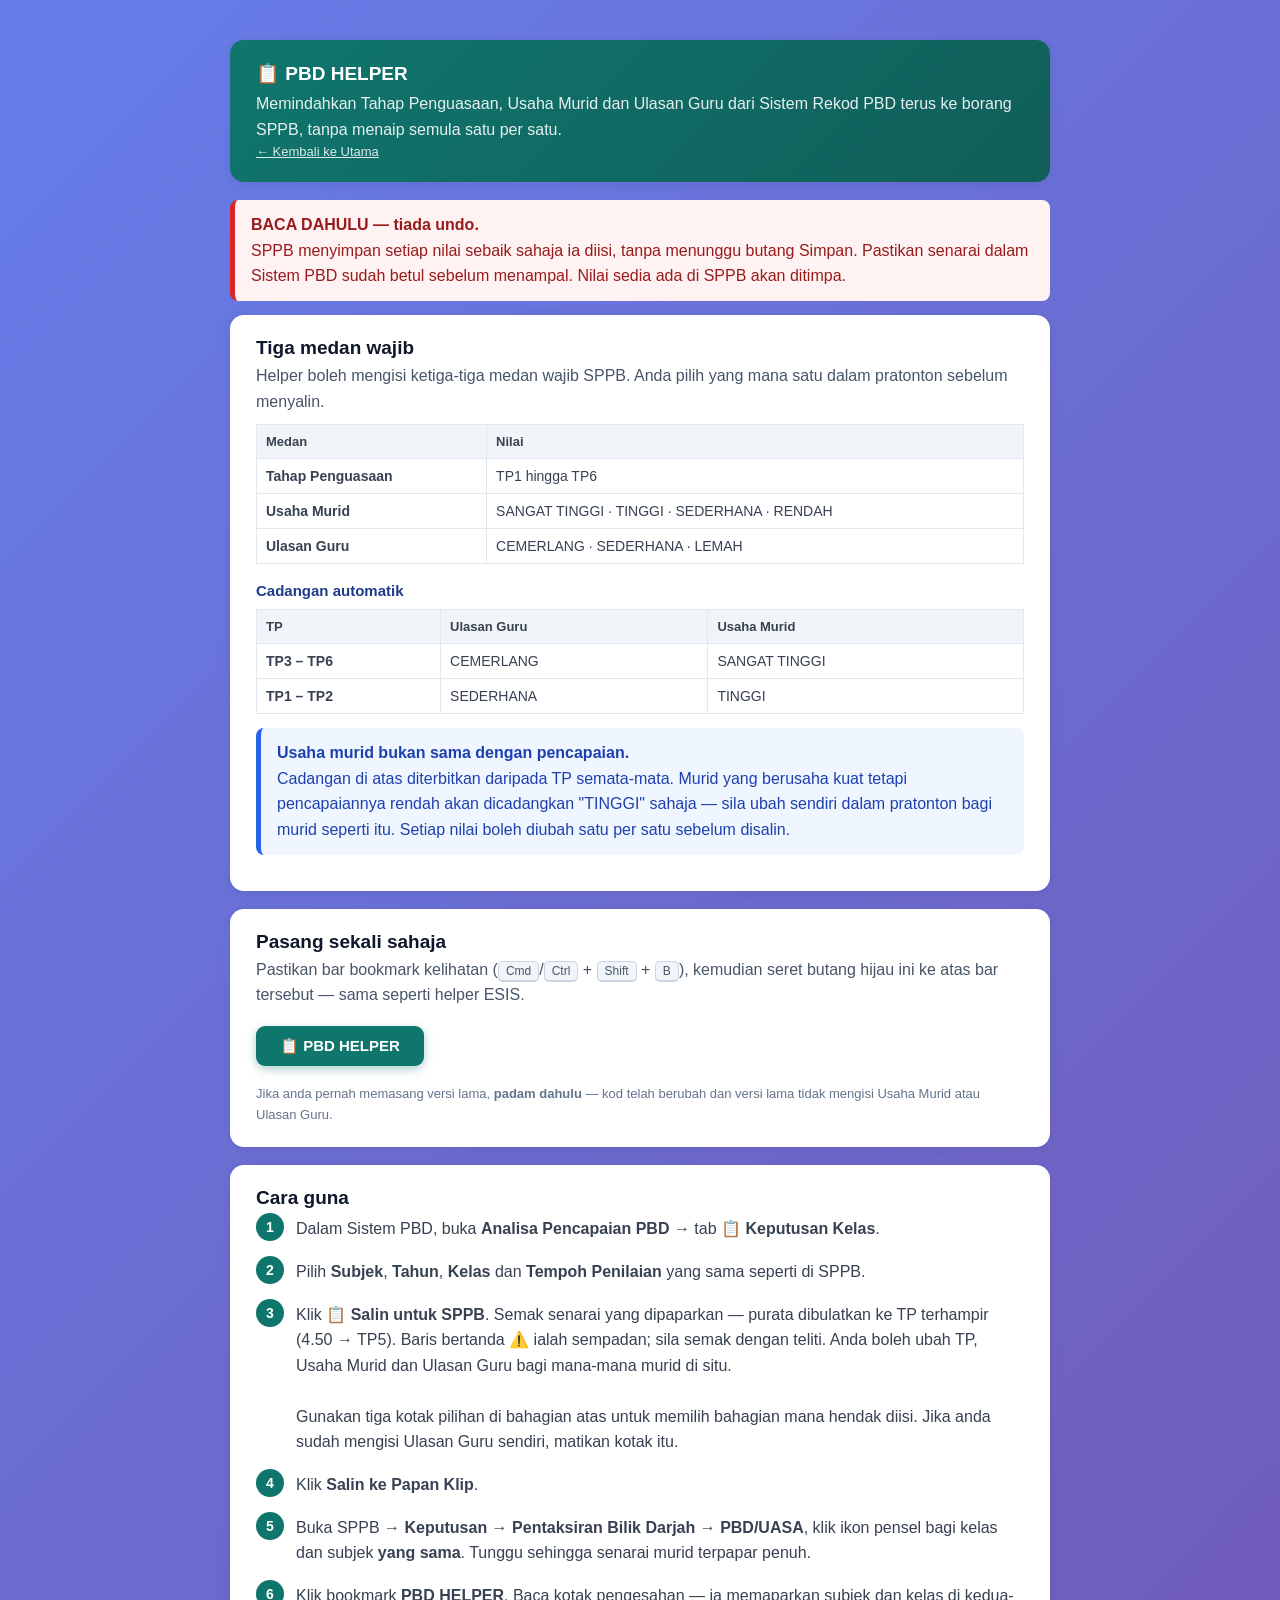
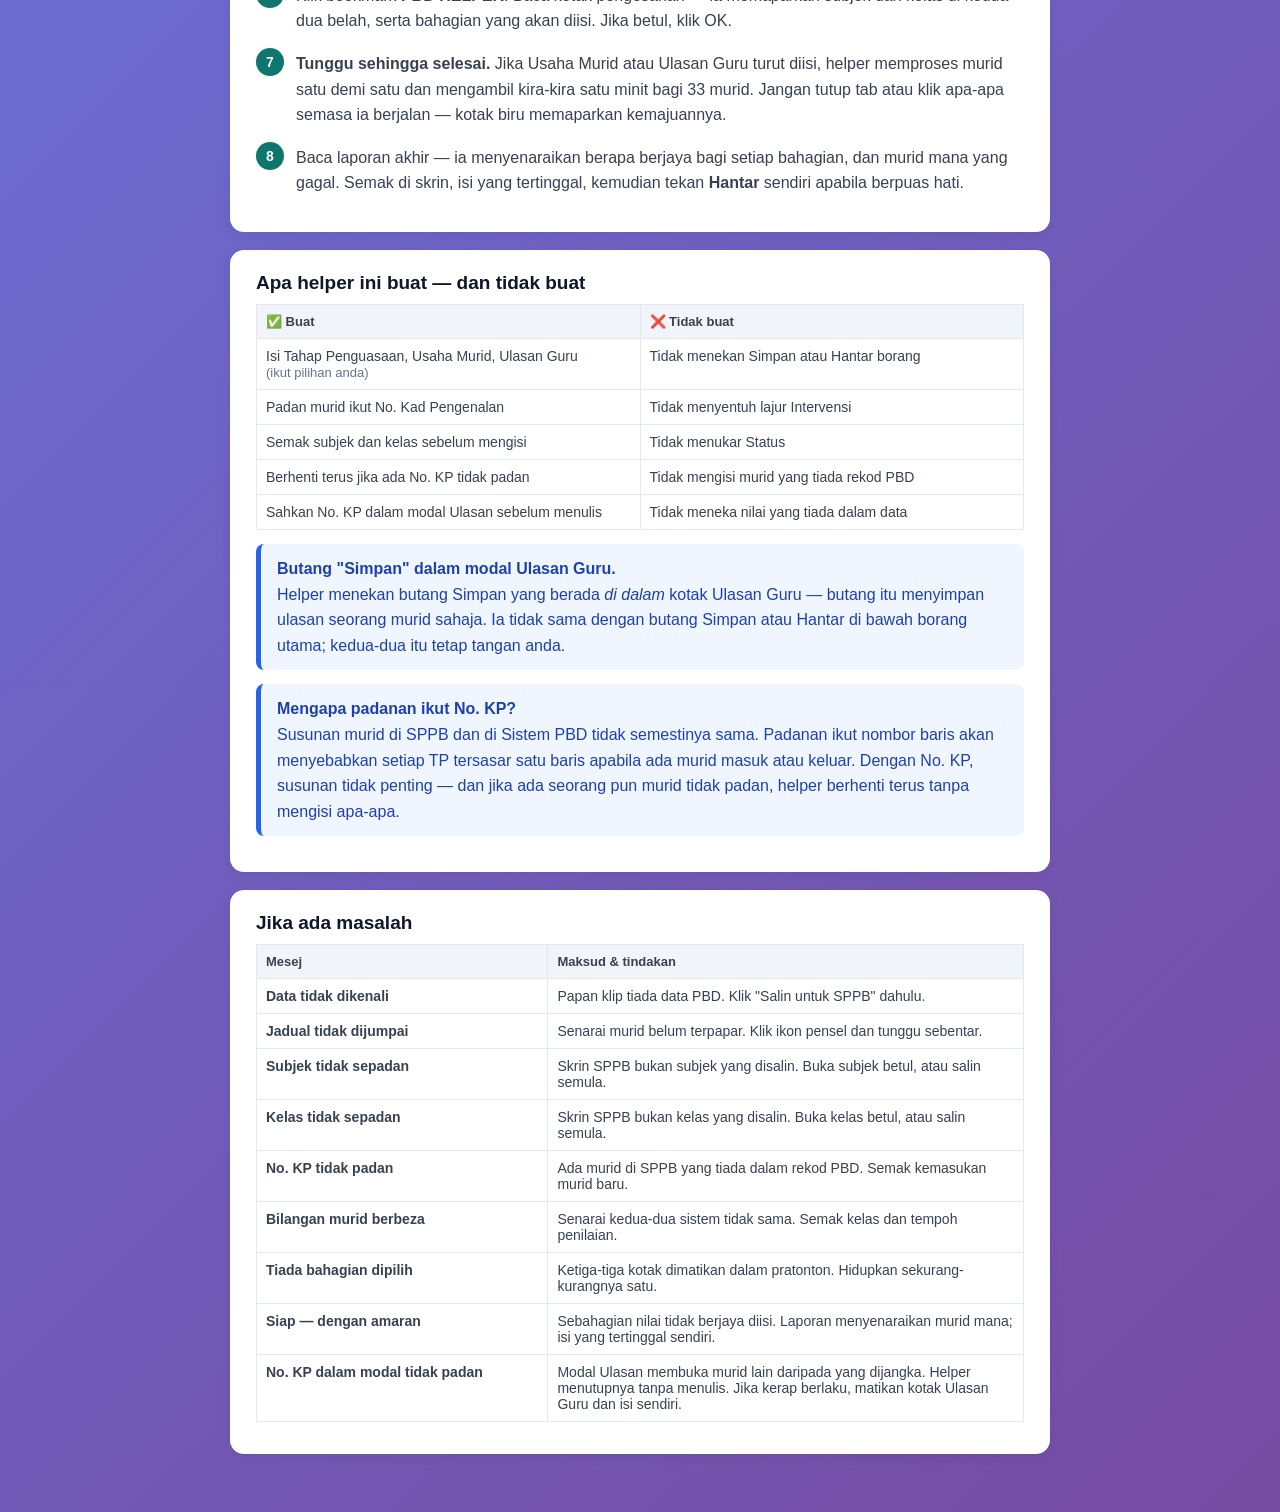
<file: public/helper-pbd.html>
<!DOCTYPE html>
<html lang="ms">
<head>
    <meta charset="UTF-8">
    <meta name="viewport" content="width=device-width, initial-scale=1.0">
    <title>PBD HELPER - SK Sultan Ismail</title>
    <link rel="stylesheet" href="css/main.css">
    <link rel="stylesheet" href="css/mobile.css">
    <style>
        .hp-wrap { max-width: 860px; margin: 0 auto; padding: 20px; }
        .hp-kad { background:#fff; border-radius:14px; padding:22px 26px; margin-bottom:18px;
                  box-shadow:0 2px 12px rgba(15,23,42,.08); }
        .hp-kad h2 { margin:0 0 4px; font-size:19px; color:#0f172a; }
        .hp-kad h3 { margin:18px 0 8px; font-size:15px; color:#1e3a8a; }
        .hp-langkah { display:flex; gap:12px; margin-bottom:14px; align-items:flex-start; }
        .hp-no { flex:0 0 28px; height:28px; border-radius:50%; background:#0f766e; color:#fff;
                 display:flex; align-items:center; justify-content:center; font-weight:700; font-size:14px; }
        .hp-isi { flex:1; padding-top:3px; line-height:1.6; }
        .hp-amaran { background:#fef2f2; border-left:5px solid #dc2626; padding:12px 16px;
                     border-radius:8px; color:#991b1b; margin:14px 0; line-height:1.6; }
        .hp-nota { background:#eff6ff; border-left:5px solid #2563eb; padding:12px 16px;
                   border-radius:8px; color:#1e40af; margin:14px 0; line-height:1.6; }
        .hp-drag { display:inline-block; background:#0f766e; color:#fff !important; padding:11px 24px;
                   border-radius:9px; text-decoration:none; font-weight:700; font-size:15px;
                   cursor:grab; box-shadow:0 3px 10px rgba(15,118,110,.35); }
        .hp-jadual { width:100%; border-collapse:collapse; margin:10px 0; font-size:14px; }
        .hp-jadual th { background:#f1f5f9; padding:9px; text-align:left; border:1px solid #e2e8f0; }
        .hp-jadual td { padding:9px; border:1px solid #e2e8f0; vertical-align:top; }
        kbd { background:#f1f5f9; border:1px solid #cbd5e1; border-bottom-width:2px;
              border-radius:5px; padding:2px 7px; font-size:12px; font-family:inherit; }
    </style>
</head>
<body>
<div class="hp-wrap">

    <div class="hp-kad" style="background:linear-gradient(135deg,#0f766e,#115e59);color:#fff;">
        <h2 style="color:#fff;">📋 PBD HELPER</h2>
        <p style="margin:6px 0 0;opacity:.9;line-height:1.6;">
            Memindahkan Tahap Penguasaan, Usaha Murid dan Ulasan Guru dari
            Sistem Rekod PBD terus ke borang SPPB, tanpa menaip semula satu per satu.
        </p>
        <a href="index.html" style="color:#fff;opacity:.85;font-size:13px;">← Kembali ke Utama</a>
    </div>

    <div class="hp-amaran">
        <strong>BACA DAHULU — tiada undo.</strong><br>
        SPPB menyimpan setiap nilai sebaik sahaja ia diisi, tanpa menunggu butang Simpan.
        Pastikan senarai dalam Sistem PBD sudah betul sebelum menampal.
        Nilai sedia ada di SPPB akan ditimpa.
    </div>

    <div class="hp-kad">
        <h2>Tiga medan wajib</h2>
        <p style="color:#475569;line-height:1.6;">
            Helper boleh mengisi ketiga-tiga medan wajib SPPB. Anda pilih yang mana
            satu dalam pratonton sebelum menyalin.
        </p>
        <table class="hp-jadual">
            <tr><th style="width:30%;">Medan</th><th>Nilai</th></tr>
            <tr><td><strong>Tahap Penguasaan</strong></td><td>TP1 hingga TP6</td></tr>
            <tr><td><strong>Usaha Murid</strong></td>
                <td>SANGAT TINGGI · TINGGI · SEDERHANA · RENDAH</td></tr>
            <tr><td><strong>Ulasan Guru</strong></td>
                <td>CEMERLANG · SEDERHANA · LEMAH</td></tr>
        </table>
        <h3>Cadangan automatik</h3>
        <table class="hp-jadual">
            <tr><th style="width:24%;">TP</th><th>Ulasan Guru</th><th>Usaha Murid</th></tr>
            <tr><td><strong>TP3 – TP6</strong></td><td>CEMERLANG</td><td>SANGAT TINGGI</td></tr>
            <tr><td><strong>TP1 – TP2</strong></td><td>SEDERHANA</td><td>TINGGI</td></tr>
        </table>
        <div class="hp-nota">
            <strong>Usaha murid bukan sama dengan pencapaian.</strong><br>
            Cadangan di atas diterbitkan daripada TP semata-mata. Murid yang berusaha
            kuat tetapi pencapaiannya rendah akan dicadangkan "TINGGI" sahaja — sila
            ubah sendiri dalam pratonton bagi murid seperti itu. Setiap nilai boleh
            diubah satu per satu sebelum disalin.
        </div>
    </div>

    <div class="hp-kad">
        <h2>Pasang sekali sahaja</h2>
        <p style="color:#475569;line-height:1.6;">
            Pastikan bar bookmark kelihatan
            (<kbd>Cmd</kbd>/<kbd>Ctrl</kbd> + <kbd>Shift</kbd> + <kbd>B</kbd>),
            kemudian seret butang hijau ini ke atas bar tersebut — sama seperti
            helper ESIS.
        </p>
        <p style="margin:18px 0;"><a class="hp-drag" href="javascript:(function%20()%20%7B%0A'use%20strict'%3B%0Afunction%20bersihKP(v)%20%7B%0Areturn%20String(v%20%7C%7C%20'').replace(%2F%5CD%2Fg%2C%20'')%3B%0A%7D%0Afunction%20papar(tajuk%2C%20isi%2C%20warna)%20%7B%0Avar%20lama%20%3D%20document.getElementById('pesanPBD')%3B%0Aif%20(lama)%20lama.remove()%3B%0Avar%20k%20%3D%20document.createElement('div')%3B%0Ak.id%20%3D%20'pesanPBD'%3B%0Ak.style.cssText%20%3D%0A'position%3Afixed%3Btop%3A18px%3Bright%3A18px%3Bz-index%3A2147483647%3Bbackground%3A%23fff%3B'%20%2B%0A'border-left%3A6px%20solid%20'%20%2B%20warna%20%2B%20'%3Bbox-shadow%3A0%206px%2024px%20rgba(0%2C0%2C0%2C.28)%3B'%20%2B%0A'border-radius%3A9px%3Bpadding%3A17px%2021px%3Bmax-width%3A430px%3Bmax-height%3A82vh%3Boverflow%3Aauto%3B'%20%2B%0A'font%3A14px%2F1.55%20system-ui%2C-apple-system%2Csans-serif%3Bcolor%3A%2315181e'%3B%0Avar%20h%20%3D%20document.createElement('div')%3B%0Ah.style.cssText%20%3D%20'font-weight%3A700%3Bfont-size%3A15.5px%3Bmargin-bottom%3A9px'%3B%0Ah.textContent%20%3D%20tajuk%3B%0Avar%20b%20%3D%20document.createElement('div')%3B%0Ab.style.cssText%20%3D%20'white-space%3Apre-wrap'%3B%0Ab.textContent%20%3D%20isi%3B%0Avar%20t%20%3D%20document.createElement('button')%3B%0At.textContent%20%3D%20'Tutup'%3B%0At.style.cssText%20%3D%20'margin-top%3A13px%3Bbackground%3A%23374151%3Bcolor%3A%23fff%3Bborder%3A0%3B'%20%2B%0A'border-radius%3A6px%3Bpadding%3A7px%2015px%3Bcursor%3Apointer%3Bfont-size%3A13px'%3B%0At.onclick%20%3D%20function%20()%20%7B%20k.remove()%3B%20%7D%3B%0Ak.appendChild(h)%3B%20k.appendChild(b)%3B%20k.appendChild(t)%3B%0Adocument.body.appendChild(k)%3B%0A%7D%0Afunction%20bacaSPPB()%20%7B%0Avar%20out%20%3D%20%5B%5D%3B%0Adocument.querySelectorAll('tr').forEach(function%20(baris)%20%7B%0Avar%20sel%20%3D%20baris.querySelectorAll('td')%3B%0Aif%20(sel.length%20%3C%205)%20return%3B%0Avar%20bil%20%3D%20(sel%5B0%5D.textContent%20%7C%7C%20'').trim()%3B%0Aif%20(!%2F%5E%5Cd%2B%24%2F.test(bil))%20return%3B%0A%2F%2F%20Cari%20sel%20yang%20mengandungi%20radio%20TP%0Avar%20selTP%20%3D%20null%3B%0Afor%20(var%20i%20%3D%200%3B%20i%20%3C%20sel.length%3B%20i%2B%2B)%20%7B%0Aif%20(sel%5Bi%5D.querySelector('input%5Btype%3D%22radio%22%5D'))%20%7B%20selTP%20%3D%20sel%5Bi%5D%3B%20break%3B%20%7D%0A%7D%0Aif%20(!selTP)%20return%3B%0A%2F%2F%20Petakan%20TP1..TP6%20-%3E%20label%20yang%20perlu%20diklik%20(ikut%20teks%2C%20bukan%20ID)%0Avar%20petaTP%20%3D%20%7B%7D%3B%0AselTP.querySelectorAll('input%5Btype%3D%22radio%22%5D').forEach(function%20(r)%20%7B%0Avar%20lab%20%3D%20r.id%20%3F%20selTP.querySelector('label%5Bfor%3D%22'%20%2B%20(window.CSS%20%26%26%20CSS.escape%20%3F%20CSS.escape(r.id)%20%3A%20r.id)%20%2B%20'%22%5D')%20%3A%20null%3B%0Aif%20(!lab)%20return%3B%0Avar%20m%20%3D%20(lab.textContent%20%7C%7C%20'').trim().match(%2FTP%5Cs*(%5B1-6%5D)%2Fi)%3B%0Aif%20(m)%20petaTP%5BparseInt(m%5B1%5D%2C%2010)%5D%20%3D%20%7B%20label%3A%20lab%2C%20radio%3A%20r%20%7D%3B%0A%7D)%3B%0Aif%20(!Object.keys(petaTP).length)%20return%3B%0Avar%20idxTP%20%3D%20-1%3B%0Afor%20(var%20t%20%3D%200%3B%20t%20%3C%20sel.length%3B%20t%2B%2B)%20%7B%20if%20(sel%5Bt%5D%20%3D%3D%3D%20selTP)%20%7B%20idxTP%20%3D%20t%3B%20break%3B%20%7D%20%7D%0Avar%20ikonUlasan%20%3D%20null%2C%20selUsaha%20%3D%20null%3B%0Afor%20(var%20c%20%3D%20idxTP%20%2B%201%3B%20c%20%3C%20sel.length%3B%20c%2B%2B)%20%7B%0Aif%20(!ikonUlasan%20%26%26%20sel%5Bc%5D.querySelector('.w-icon'))%20ikonUlasan%20%3D%20sel%5Bc%5D.querySelector('.w-icon')%3B%0Aif%20(!selUsaha%20%26%26%20sel%5Bc%5D.querySelector('.w-select__selection'))%20%7B%0AselUsaha%20%3D%20sel%5Bc%5D.querySelector('.w-select__selection')%3B%0Abreak%3B%20%20%20%2F%2F%20berhenti%20di%20dropdown%20pertama%20%E2%80%94%20yang%20kedua%20ialah%20Status%0A%7D%0A%7D%0Aout.push(%7B%0Abil%3A%20parseInt(bil%2C%2010)%2C%0Anama%3A%20(sel%5B1%5D.textContent%20%7C%7C%20'').trim()%2C%0Akp%3A%20bersihKP(sel%5B2%5D.textContent)%2C%0ApetaTP%3A%20petaTP%2C%0AikonUlasan%3A%20ikonUlasan%2C%0AselUsaha%3A%20selUsaha%0A%7D)%3B%0A%7D)%3B%0Areturn%20out%3B%0A%7D%0Afunction%20bacaKonteksSPPB()%20%7B%0Avar%20teks%20%3D%20document.body.innerText%20%7C%7C%20''%3B%0Afunction%20ambil(label)%20%7B%0Avar%20m%20%3D%20teks.match(new%20RegExp(label%20%2B%20'%5C%5Cs*%3A%3F%5C%5Cs*%5C%5Cn%2B%5C%5Cs*(%5B%5E%5C%5Cn%5D%2B)'%2C%20'i'))%3B%0Areturn%20m%20%3F%20m%5B1%5D.trim()%20%3A%20''%3B%0A%7D%0Areturn%20%7B%0Asubjek%3A%20ambil('Mata%20Pelajaran')%2C%0Akelas%3A%20ambil('Kelas')%2C%0Atahun%3A%20ambil('Tahun%20%2F%20Tingkatan')%0A%7D%3B%0A%7D%0Afunction%20normalSubjek(s)%20%7B%0Areturn%20String(s%20%7C%7C%20'')%0A.toUpperCase()%0A.replace(%2F%5C.%2Fg%2C%20'%20')%0A.replace(%2F%5CbPEND%5Cb%2Fg%2C%20'PENDIDIKAN')%0A.replace(%2F%5CbBM%5Cb%2Fg%2C%20'BAHASA%20MELAYU')%0A.replace(%2F%5CbBI%5Cb%2Fg%2C%20'BAHASA%20INGGERIS')%0A.replace(%2F%5CbMT%5Cb%2Fg%2C%20'MATEMATIK')%0A.replace(%2F%5CbSN%5Cb%2Fg%2C%20'SAINS')%0A.replace(%2F%5CbPJPK%5Cb%2Fg%2C%20'PENDIDIKAN%20JASMANI%20PENDIDIKAN%20KESIHATAN')%0A.replace(%2F%5CbPSV%5Cb%2Fg%2C%20'PENDIDIKAN%20SENI%20VISUAL')%0A.replace(%2F%5CbPI%5Cb%2Fg%2C%20'PENDIDIKAN%20ISLAM')%0A.replace(%2F%5CbRBT%5Cb%2Fg%2C%20'REKA%20BENTUK%20TEKNOLOGI')%0A.replace(%2F%5CbTMK%5Cb%2Fg%2C%20'TEKNOLOGI%20MAKLUMAT%20KOMUNIKASI')%0A.replace(%2F%5CbDAN%5Cb%7C%5CbSERTA%5Cb%2Fg%2C%20'%20')%0A.replace(%2F%5B%5EA-Z0-9%5D%2B%2Fg%2C%20'%20')%0A.trim()%3B%0A%7D%0Afunction%20subjekSepadan(a%2C%20b)%20%7B%0Avar%20x%20%3D%20normalSubjek(a)%2C%20y%20%3D%20normalSubjek(b)%3B%0Aif%20(!x%20%7C%7C%20!y)%20return%20true%3B%20%20%20%20%20%20%20%20%20%20%20%20%20%20%2F%2F%20tiada%20maklumat%20%E2%80%94%20jangan%20halang%0Aif%20(x%20%3D%3D%3D%20y)%20return%20true%3B%0Afunction%20setKata(s)%20%7B%0Avar%20u%20%3D%20%7B%7D%3B%0As.split('%20').forEach(function%20(w)%20%7B%20if%20(w)%20u%5Bw%5D%20%3D%201%3B%20%7D)%3B%0Areturn%20Object.keys(u)%3B%0A%7D%0Avar%20sx%20%3D%20setKata(x)%2C%20sy%20%3D%20setKata(y)%3B%0Afunction%20rangkum(a1%2C%20b1)%20%7B%0Areturn%20a1.every(function%20(w)%20%7B%20return%20b1.indexOf(w)%20!%3D%3D%20-1%3B%20%7D)%3B%0A%7D%0Areturn%20rangkum(sx%2C%20sy)%20%7C%7C%20rangkum(sy%2C%20sx)%3B%0A%7D%0Afunction%20menuTerbuka()%20%7B%0Aif%20(!document.querySelectorAll('.w-select--open').length)%20return%20null%3B%0Avar%20m%20%3D%20document.querySelectorAll('div.w-menu')%3B%0Afor%20(var%20i%20%3D%200%3B%20i%20%3C%20m.length%3B%20i%2B%2B)%20%7B%0Aif%20(m%5Bi%5D.querySelectorAll('li.w-list__item').length)%20return%20m%5Bi%5D%3B%0A%7D%0Areturn%20null%3B%0A%7D%0Afunction%20cariBaris(kp)%20%7B%0Avar%20jumpa%20%3D%20null%3B%0Adocument.querySelectorAll('tr').forEach(function%20(baris)%20%7B%0Aif%20(jumpa)%20return%3B%0Avar%20sel%20%3D%20baris.querySelectorAll('td')%3B%0Aif%20(sel.length%20%3C%205)%20return%3B%0Aif%20(!%2F%5E%5Cd%2B%24%2F.test((sel%5B0%5D.textContent%20%7C%7C%20'').trim()))%20return%3B%0Aif%20(bersihKP(sel%5B2%5D.textContent)%20!%3D%3D%20kp)%20return%3B%0Avar%20selTP%20%3D%20null%2C%20idxTP%20%3D%20-1%3B%0Afor%20(var%20i%20%3D%200%3B%20i%20%3C%20sel.length%3B%20i%2B%2B)%20%7B%0Aif%20(sel%5Bi%5D.querySelector('input%5Btype%3D%22radio%22%5D'))%20%7B%20selTP%20%3D%20sel%5Bi%5D%3B%20idxTP%20%3D%20i%3B%20break%3B%20%7D%0A%7D%0Aif%20(!selTP)%20return%3B%0Avar%20ikonUlasan%20%3D%20null%2C%20selUsaha%20%3D%20null%3B%0Afor%20(var%20c%20%3D%20idxTP%20%2B%201%3B%20c%20%3C%20sel.length%3B%20c%2B%2B)%20%7B%0Aif%20(!ikonUlasan%20%26%26%20sel%5Bc%5D.querySelector('.w-icon'))%20ikonUlasan%20%3D%20sel%5Bc%5D.querySelector('.w-icon')%3B%0Aif%20(!selUsaha%20%26%26%20sel%5Bc%5D.querySelector('.w-select__selection'))%20%7B%0AselUsaha%20%3D%20sel%5Bc%5D.querySelector('.w-select__selection')%3B%0Abreak%3B%0A%7D%0A%7D%0Ajumpa%20%3D%20%7B%20ikonUlasan%3A%20ikonUlasan%2C%20selUsaha%3A%20selUsaha%20%7D%3B%0A%7D)%3B%0Areturn%20jumpa%3B%0A%7D%0Afunction%20tunggu(syarat%2C%20had%2C%20siap)%20%7B%0Avar%20mula%20%3D%20Date.now()%3B%0A(function%20semak()%20%7B%0Avar%20hasil%20%3D%20syarat()%3B%0Aif%20(hasil)%20return%20siap(hasil)%3B%0Aif%20(Date.now()%20-%20mula%20%3E%3D%20had)%20return%20siap(null)%3B%0AsetTimeout(semak%2C%2030)%3B%0A%7D)()%3B%0A%7D%0Afunction%20tutupMenu(siap)%20%7B%0Avar%20buka%20%3D%20document.querySelectorAll('.w-select--open')%3B%0Aif%20(!buka.length%20%26%26%20!menuTerbuka())%20return%20siap()%3B%0Avar%20senarai%20%3D%20%5B%5D%2C%20i%20%3D%200%3B%0Afor%20(var%20b%20%3D%200%3B%20b%20%3C%20buka.length%3B%20b%2B%2B)%20%7B%0Avar%20inp%20%3D%20buka%5Bb%5D.querySelector('.w-select__selection')%3B%0Aif%20(inp)%20senarai.push(inp)%3B%0A%7D%0A(function%20seterusnya()%20%7B%0Aif%20(i%20%3E%3D%20senarai.length)%20%7B%0A%2F%2F%20Sahkan%20keadaan%20benar-benar%20bersih%20sebelum%20meneruskan%0Areturn%20tunggu(function%20()%20%7B%0Areturn%20(!document.querySelectorAll('.w-select--open').length%20%26%26%20!menuTerbuka())%20%3F%20true%20%3A%20null%3B%0A%7D%2C%201800%2C%20function%20()%20%7B%20siap()%3B%20%7D)%3B%0A%7D%0Atry%20%7B%20senarai%5Bi%2B%2B%5D.click()%3B%20%7D%20catch%20(e)%20%7B%7D%0AsetTimeout(seterusnya%2C%20120)%3B%0A%7D)()%3B%0A%7D%0Afunction%20komponenSelect(selSel)%20%7B%0Avar%20p%20%3D%20selSel%3B%0Afor%20(var%20i%20%3D%200%3B%20i%20%3C%206%20%26%26%20p%3B%20i%2B%2B)%20%7B%0Aif%20(p.classList%20%26%26%20p.classList.contains('w-select'))%20return%20p%3B%0Ap%20%3D%20p.parentElement%3B%0A%7D%0Areturn%20null%3B%0A%7D%0Afunction%20pilihUsaha(selSel%2C%20nilai%2C%20siap)%20%7B%0Avar%20komp%20%3D%20komponenSelect(selSel)%3B%0Aif%20(!komp)%20return%20siap(false%2C%20'komponen%20dropdown%20tidak%20dikenali')%3B%0A%2F%2F%20Mulakan%20dengan%20keadaan%20bersih%20%E2%80%94%20tiada%20dropdown%20lain%20terbuka%0AtutupMenu(function%20()%20%7B%0Aif%20(document.querySelectorAll('.w-select--open').length)%20%7B%0Areturn%20siap(false%2C%20'dropdown%20lain%20tersangkut%20terbuka')%3B%0A%7D%0Atry%20%7B%20selSel.click()%3B%20%7D%20catch%20(e)%20%7B%20return%20siap(false%2C%20'gagal%20buka')%3B%20%7D%0Atunggu(function%20()%20%7B%0A%2F%2F%20Pemilikan%20disahkan%20oleh%20kelas%20--open%20pada%20komponen%20ini.%0Aif%20(!komp.classList.contains('w-select--open'))%20return%20null%3B%0Avar%20semua%20%3D%20document.querySelectorAll('div.w-menu')%3B%0Afor%20(var%20i%20%3D%200%3B%20i%20%3C%20semua.length%3B%20i%2B%2B)%20%7B%0Aif%20(semua%5Bi%5D.querySelectorAll('li.w-list__item').length)%20return%20semua%5Bi%5D%3B%0A%7D%0Areturn%20null%3B%0A%7D%2C%202500%2C%20function%20(menu)%20%7B%0Aif%20(!menu)%20%7B%0Areturn%20tutupMenu(function%20()%20%7B%0Asiap(false%2C%20komp.classList.contains('w-select--open')%0A%3F%20'menu%20tidak%20dirender'%20%3A%20'dropdown%20tidak%20terbuka')%3B%0A%7D)%3B%0A%7D%0Avar%20pilihan%20%3D%20menu.querySelectorAll('li.w-list__item')%3B%0Avar%20jumpa%20%3D%20null%3B%0Afor%20(var%20j%20%3D%200%3B%20j%20%3C%20pilihan.length%3B%20j%2B%2B)%20%7B%0Aif%20((pilihan%5Bj%5D.textContent%20%7C%7C%20'').trim().toUpperCase()%20%3D%3D%3D%20nilai)%20%7B%20jumpa%20%3D%20pilihan%5Bj%5D%3B%20break%3B%20%7D%0A%7D%0Aif%20(!jumpa)%20%7B%0Avar%20ada%20%3D%20%5B%5D%3B%0Afor%20(var%20k%20%3D%200%3B%20k%20%3C%20pilihan.length%3B%20k%2B%2B)%20ada.push((pilihan%5Bk%5D.textContent%20%7C%7C%20'').trim())%3B%0Areturn%20tutupMenu(function%20()%20%7B%0Asiap(false%2C%20'%22'%20%2B%20nilai%20%2B%20'%22%20tiada%20(ada%3A%20'%20%2B%20ada.join('%2F')%20%2B%20')')%3B%0A%7D)%3B%0A%7D%0Avar%20sasar%20%3D%20jumpa.querySelector('.w-list__item-label')%20%7C%7C%20jumpa%3B%0Atry%20%7B%0A%5B'mousedown'%2C%20'mouseup'%2C%20'click'%5D.forEach(function%20(t)%20%7B%0Asasar.dispatchEvent(new%20MouseEvent(t%2C%20%7B%20bubbles%3A%20true%2C%20cancelable%3A%20true%2C%20view%3A%20window%20%7D))%3B%0A%7D)%3B%0A%7D%20catch%20(e)%20%7B%0Areturn%20tutupMenu(function%20()%20%7B%20siap(false%2C%20'gagal%20klik')%3B%20%7D)%3B%0A%7D%0A%2F%2F%20Tunggu%20nilai%20masuk%20ke%20DROPDOWN%20INI%20%E2%80%94%20bukan%20mana-mana%20dropdown%0Atunggu(function%20()%20%7B%0Areturn%20String(selSel.value%20%7C%7C%20'').trim().toUpperCase()%20%3D%3D%3D%20nilai%20%3F%20true%20%3A%20null%3B%0A%7D%2C%202000%2C%20function%20(masuk)%20%7B%0AtutupMenu(function%20()%20%7B%0Aif%20(masuk)%20return%20siap(true%2C%20'')%3B%0Asiap(false%2C%20'nilai%20tidak%20masuk%20(kekal%20%22'%20%2B%20(selSel.value%20%7C%7C%20'kosong')%20%2B%20'%22)')%3B%0A%7D)%3B%0A%7D)%3B%0A%7D)%3B%0A%7D)%3B%0A%7D%0Afunction%20klikIkon(ikon)%20%7B%0Atry%20%7B%20ikon.click()%3B%20%7D%20catch%20(e)%20%7B%7D%0A%7D%0Afunction%20modalTerbuka()%20%7B%0Avar%20s%20%3D%20document.querySelectorAll('%5Brole%3Ddialog%5D%2C.w-dialog%2C.w-overlay')%3B%0Afor%20(var%20i%20%3D%200%3B%20i%20%3C%20s.length%3B%20i%2B%2B)%20%7B%0Avar%20g%20%3D%20getComputedStyle(s%5Bi%5D)%3B%0Aif%20(g.display%20!%3D%3D%20'none'%20%26%26%20g.visibility%20!%3D%3D%20'hidden'%20%26%26%0As%5Bi%5D.querySelectorAll('input%5Btype%3Dradio%5D').length)%20return%20s%5Bi%5D%3B%0A%7D%0Areturn%20null%3B%0A%7D%0Afunction%20pastikanTiadaModal(siap)%20%7B%0Avar%20dlg%20%3D%20modalTerbuka()%3B%0Aif%20(!dlg)%20return%20siap()%3B%0Avar%20btn%20%3D%20dlg.querySelectorAll('button')%3B%0Afor%20(var%20i%20%3D%200%3B%20i%20%3C%20btn.length%3B%20i%2B%2B)%20%7B%0Aif%20((btn%5Bi%5D.textContent%20%7C%7C%20'').trim()%20%3D%3D%3D%20'Tutup')%20%7B%0Atry%20%7B%20btn%5Bi%5D.click()%3B%20%7D%20catch%20(e)%20%7B%7D%0Abreak%3B%0A%7D%0A%7D%0Atunggu(function%20()%20%7B%20return%20modalTerbuka()%20%3F%20null%20%3A%20true%3B%20%7D%2C%202000%2C%0Afunction%20()%20%7B%20siap()%3B%20%7D)%3B%0A%7D%0Afunction%20isiUlasan(ikon%2C%20kpJangka%2C%20nilai%2C%20siap)%20%7B%0A%2F%2F%20Modal%20sebelumnya%20mesti%20tertutup%20dahulu%20%E2%80%94%20ikon%20ialah%20suis%20togol%0ApastikanTiadaModal(function%20()%20%7B%20bukaDanIsi()%3B%20%7D)%3B%0Areturn%3B%0Afunction%20bukaDanIsi()%20%7B%0Atry%20%7B%20klikIkon(ikon)%3B%20%7D%20catch%20(e)%20%7B%20return%20siap(false%2C%20'gagal%20buka')%3B%20%7D%0Atunggu(function%20()%20%7B%0Avar%20semua%20%3D%20document.querySelectorAll('%5Brole%3Ddialog%5D%2C.w-dialog%2C.w-overlay')%3B%0Afor%20(var%20i%20%3D%200%3B%20i%20%3C%20semua.length%3B%20i%2B%2B)%20%7B%0Avar%20g%20%3D%20getComputedStyle(semua%5Bi%5D)%3B%0Aif%20(g.display%20!%3D%3D%20'none'%20%26%26%20g.visibility%20!%3D%3D%20'hidden'%20%26%26%0Asemua%5Bi%5D.querySelectorAll('input%5Btype%3Dradio%5D').length)%20return%20semua%5Bi%5D%3B%0A%7D%0Areturn%20null%3B%0A%7D%2C%203000%2C%20function%20(dlg)%20%7B%0Aif%20(!dlg)%20return%20siap(false%2C%20'modal%20tidak%20dibuka')%3B%0Afunction%20tutup(sebab)%20%7B%0Avar%20btn%20%3D%20dlg.querySelectorAll('button')%3B%0Afor%20(var%20i%20%3D%200%3B%20i%20%3C%20btn.length%3B%20i%2B%2B)%20%7B%0Aif%20((btn%5Bi%5D.textContent%20%7C%7C%20'').trim()%20%3D%3D%3D%20'Tutup')%20%7B%20try%20%7B%20btn%5Bi%5D.click()%3B%20%7D%20catch%20(e)%20%7B%7D%20break%3B%20%7D%0A%7D%0A%2F%2F%20Tunggu%20modal%20benar-benar%20tertutup%2C%20jangan%20teka%20tempohnya%0Atunggu(function%20()%20%7B%0Avar%20g%20%3D%20getComputedStyle(dlg)%3B%0Areturn%20(g.display%20%3D%3D%3D%20'none'%20%7C%7C%20g.visibility%20%3D%3D%3D%20'hidden'%20%7C%7C%0A!document.contains(dlg))%20%3F%20true%20%3A%20null%3B%0A%7D%2C%202000%2C%20function%20()%20%7B%20siap(false%2C%20sebab)%3B%20%7D)%3B%0A%7D%0A%2F%2F%20Sahkan%20modal%20ini%20milik%20murid%20yang%20betul%0Avar%20kpModal%20%3D%20(dlg.textContent%20%7C%7C%20'').replace(%2F%5CD%2Fg%2C%20'')%3B%0Aif%20(kpJangka%20%26%26%20kpModal.indexOf(kpJangka)%20%3D%3D%3D%20-1)%20return%20tutup('No.%20KP%20dalam%20modal%20tidak%20padan')%3B%0Avar%20radio%20%3D%20dlg.querySelectorAll('input%5Btype%3Dradio%5D')%3B%0Avar%20sasar%20%3D%20null%3B%0Afor%20(var%20r%20%3D%200%3B%20r%20%3C%20radio.length%3B%20r%2B%2B)%20%7B%0Avar%20lab%20%3D%20radio%5Br%5D.id%0A%3F%20dlg.querySelector('label%5Bfor%3D%22'%20%2B%20(window.CSS%20%26%26%20CSS.escape%20%3F%20CSS.escape(radio%5Br%5D.id)%20%3A%20radio%5Br%5D.id)%20%2B%20'%22%5D')%0A%3A%20null%3B%0Aif%20(lab%20%26%26%20(lab.textContent%20%7C%7C%20'').trim().toUpperCase()%20%3D%3D%3D%20nilai)%20%7B%20sasar%20%3D%20lab%3B%20break%3B%20%7D%0A%7D%0Aif%20(!sasar)%20return%20tutup('pilihan%20%22'%20%2B%20nilai%20%2B%20'%22%20tidak%20dijumpai')%3B%0A%2F%2F%20Label%20radio%20bertindak%20balas%20kepada%20.click()%2C%20tetapi%20urutan%20event%20penuh%0A%2F%2F%20lebih%20selamat%20merentas%20komponen%20Vue%20yang%20berbeza.%0Atry%20%7B%0A%5B'mousedown'%2C%20'mouseup'%2C%20'click'%5D.forEach(function%20(t)%20%7B%0Asasar.dispatchEvent(new%20MouseEvent(t%2C%20%7B%20bubbles%3A%20true%2C%20cancelable%3A%20true%2C%20view%3A%20window%20%7D))%3B%0A%7D)%3B%0A%7D%20catch%20(e)%20%7B%20return%20tutup('gagal%20klik')%3B%20%7D%0A%2F%2F%20Tunggu%20radio%20benar-benar%20tertanda%20%E2%80%94%20jangan%20simpan%20ulasan%20kosong%2Fsalah%0Atunggu(function%20()%20%7B%0Afor%20(var%20r2%20%3D%200%3B%20r2%20%3C%20radio.length%3B%20r2%2B%2B)%20%7B%0Aif%20(radio%5Br2%5D.checked%20%7C%7C%20radio%5Br2%5D.getAttribute('aria-checked')%20%3D%3D%3D%20'true')%20%7B%0Avar%20l2%20%3D%20radio%5Br2%5D.id%0A%3F%20dlg.querySelector('label%5Bfor%3D%22'%20%2B%20(window.CSS%20%26%26%20CSS.escape%20%3F%20CSS.escape(radio%5Br2%5D.id)%20%3A%20radio%5Br2%5D.id)%20%2B%20'%22%5D')%0A%3A%20null%3B%0Aif%20(l2%20%26%26%20(l2.textContent%20%7C%7C%20'').trim().toUpperCase()%20%3D%3D%3D%20nilai)%20return%20true%3B%0A%7D%0A%7D%0Areturn%20null%3B%0A%7D%2C%202000%2C%20function%20(tertanda)%20%7B%0Aif%20(!tertanda)%20return%20tutup('pilihan%20tidak%20tertanda')%3B%0AisiMedanUlasan(dlg%2C%20function%20()%20%7B%0A%2F%2F%20Butang%20Simpan%20DALAM%20MODAL%20sahaja%20%E2%80%94%20bukan%20Simpan%20borang%20utama%0Avar%20btn%20%3D%20dlg.querySelectorAll('button')%2C%20simpan%20%3D%20null%3B%0Afor%20(var%20i%20%3D%200%3B%20i%20%3C%20btn.length%3B%20i%2B%2B)%20%7B%0Aif%20((btn%5Bi%5D.textContent%20%7C%7C%20'').trim()%20%3D%3D%3D%20'Simpan')%20%7B%20simpan%20%3D%20btn%5Bi%5D%3B%20break%3B%20%7D%0A%7D%0Aif%20(!simpan)%20return%20tutup('butang%20Simpan%20modal%20tidak%20dijumpai')%3B%0Atry%20%7B%20simpan.click()%3B%20%7D%20catch%20(e)%20%7B%20return%20tutup('gagal%20simpan')%3B%20%7D%0AselepasSimpan()%3B%0A%7D)%3B%0Areturn%3B%0Afunction%20selepasSimpan()%20%7B%0A%2F%2F%20Tunggu%20modal%20benar-benar%20tertutup%20sebelum%20murid%20seterusnya%20%E2%80%94%0A%2F%2F%20modal%20yang%20masih%20terbuka%20akan%20merosakkan%20baris%20berikutnya%0Atunggu(function%20()%20%7B%0Avar%20g%20%3D%20getComputedStyle(dlg)%3B%0Areturn%20(g.display%20%3D%3D%3D%20'none'%20%7C%7C%20g.visibility%20%3D%3D%3D%20'hidden'%20%7C%7C%0A!document.contains(dlg))%20%3F%20true%20%3A%20null%3B%0A%7D%2C%202500%2C%20function%20(tutup)%20%7B%0Aif%20(!tutup)%20return%20siap(false%2C%20'modal%20tidak%20tertutup%20selepas%20Simpan')%3B%0AsetTimeout(function%20()%20%7B%0Avar%20b%20%3D%20cariBaris(kpJangka)%3B%0Aif%20(!b%20%7C%7C%20!b.ikonUlasan)%20return%20siap(true%2C%20'')%3B%20%20%20%2F%2F%20tak%20dapat%20semak%20%E2%80%94%20terima%0Avar%20w%20%3D%20getComputedStyle(b.ikonUlasan).backgroundColor%20%7C%7C%20''%3B%0Avar%20m%20%3D%20w.match(%2F%5Cd%2B%2Fg)%3B%0Avar%20hijau%20%3D%20m%20%26%26%20m.length%20%3E%3D%203%20%26%26%0AparseInt(m%5B1%5D%2C%2010)%20%3E%20parseInt(m%5B0%5D%2C%2010)%20%2B%2020%20%26%26%0AparseInt(m%5B1%5D%2C%2010)%20%3E%20parseInt(m%5B2%5D%2C%2010)%20%2B%2020%3B%0Asiap(!!hijau%2C%20hijau%20%3F%20''%20%3A%20'ulasan%20tidak%20tersimpan%20(ikon%20tidak%20bertukar%20hijau)')%3B%0A%7D%2C%20500)%3B%0A%7D)%3B%0A%7D%0A%7D)%3B%0A%7D)%3B%0A%7D%0A%7D%0Afunction%20isiMedanUlasan(dlg%2C%20siap)%20%7B%0Atunggu(function%20()%20%7B%0Avar%20f%20%3D%20dlg.querySelector('.fa-folder-open')%3B%0Aif%20(f)%20return%20f%3B%0A%2F%2F%20Vue%20mungkin%20mencipta%20semula%20modal%3B%20cari%20semula%20dalam%20DOM%0Avar%20s%20%3D%20document.querySelectorAll('%5Brole%3Ddialog%5D%2C.w-dialog%2C.w-overlay')%3B%0Afor%20(var%20i%20%3D%200%3B%20i%20%3C%20s.length%3B%20i%2B%2B)%20%7B%0Avar%20g%20%3D%20getComputedStyle(s%5Bi%5D)%3B%0Aif%20(g.display%20%3D%3D%3D%20'none'%20%7C%7C%20g.visibility%20%3D%3D%3D%20'hidden')%20continue%3B%0Avar%20f2%20%3D%20s%5Bi%5D.querySelector('.fa-folder-open')%3B%0Aif%20(f2)%20return%20f2%3B%0A%7D%0Areturn%20null%3B%0A%7D%2C%202500%2C%20function%20(folder)%20%7B%0Aif%20(!folder)%20return%20siap()%3B%20%20%20%20%20%20%20%20%20%20%20%20%20%20%20%2F%2F%20tiada%20medan%20ini%20%E2%80%94%20teruskan%0AbukaKotak(folder)%3B%0A%7D)%3B%0Areturn%3B%0Afunction%20bukaKotak(folder)%20%7B%0Atry%20%7B%20folder.click()%3B%20%7D%20catch%20(e)%20%7B%20return%20siap()%3B%20%7D%0A%2F%2F%20Kotak%20%22Sila%20Pilih%22%20ialah%20overlay%20BAHARU%20di%20atas%20modal%20Ulasan%0Atunggu(function%20()%20%7B%0Avar%20s%20%3D%20document.querySelectorAll('%5Brole%3Ddialog%5D%2C.w-dialog%2C.w-overlay')%3B%0Afor%20(var%20i%20%3D%20s.length%20-%201%3B%20i%20%3E%3D%200%3B%20i--)%20%7B%0Avar%20g%20%3D%20getComputedStyle(s%5Bi%5D)%3B%0Aif%20(g.display%20%3D%3D%3D%20'none'%20%7C%7C%20g.visibility%20%3D%3D%3D%20'hidden')%20continue%3B%0Aif%20(s%5Bi%5D%20%3D%3D%3D%20dlg)%20continue%3B%20%20%20%20%20%20%20%20%20%20%20%20%20%2F%2F%20lewati%20modal%20Ulasan%20sendiri%0Avar%20btn%20%3D%20s%5Bi%5D.querySelectorAll('button')%3B%0Afor%20(var%20b%20%3D%200%3B%20b%20%3C%20btn.length%3B%20b%2B%2B)%20%7B%0Aif%20((btn%5Bb%5D.textContent%20%7C%7C%20'').trim()%20%3D%3D%3D%20'Pilih')%20return%20s%5Bi%5D%3B%0A%7D%0A%7D%0Areturn%20null%3B%0A%7D%2C%202500%2C%20function%20(kotak)%20%7B%0Aif%20(!kotak)%20return%20siap()%3B%20%20%20%20%20%20%20%20%20%20%20%20%20%20%20%20%2F%2F%20tidak%20terbuka%20%E2%80%94%20biar%20Simpan%20melaporkannya%0Avar%20pilih%20%3D%20%5B%5D%3B%0Akotak.querySelectorAll('button').forEach(function%20(b)%20%7B%0Aif%20((b.textContent%20%7C%7C%20'').trim()%20%3D%3D%3D%20'Pilih')%20pilih.push(b)%3B%0A%7D)%3B%0Aif%20(!pilih.length)%20return%20tutupKotak(kotak%2C%20siap)%3B%0Atry%20%7B%20pilih%5BMath.floor(Math.random()%20*%20pilih.length)%5D.click()%3B%20%7D%0Acatch%20(e)%20%7B%20return%20tutupKotak(kotak%2C%20siap)%3B%20%7D%0A%2F%2F%20Tunggu%20kotak%20tertutup%20sendiri%3B%20jika%20tidak%2C%20tutup%20secara%20manual%0Atunggu(function%20()%20%7B%0Avar%20g%20%3D%20getComputedStyle(kotak)%3B%0Areturn%20(g.display%20%3D%3D%3D%20'none'%20%7C%7C%20g.visibility%20%3D%3D%3D%20'hidden'%20%7C%7C%0A!document.contains(kotak))%20%3F%20true%20%3A%20null%3B%0A%7D%2C%202000%2C%20function%20(tutup)%20%7B%0Aif%20(tutup)%20return%20setTimeout(siap%2C%20200)%3B%0AtutupKotak(kotak%2C%20siap)%3B%0A%7D)%3B%0A%7D)%3B%0A%7D%0A%7D%0Afunction%20tutupKotak(kotak%2C%20siap)%20%7B%0Avar%20btn%20%3D%20kotak.querySelectorAll('button')%3B%0Afor%20(var%20i%20%3D%200%3B%20i%20%3C%20btn.length%3B%20i%2B%2B)%20%7B%0Aif%20((btn%5Bi%5D.textContent%20%7C%7C%20'').trim()%20%3D%3D%3D%20'Tutup')%20%7B%0Atry%20%7B%20btn%5Bi%5D.click()%3B%20%7D%20catch%20(e)%20%7B%7D%0Abreak%3B%0A%7D%0A%7D%0AsetTimeout(siap%2C%20400)%3B%0A%7D%0Afunction%20prosesSiri(senarai%2C%20kendali%2C%20siap%2C%20tajukKemajuan)%20%7B%0Avar%20i%20%3D%200%2C%20ok%20%3D%200%2C%20gagal%20%3D%20%5B%5D%3B%0Afunction%20seterusnya()%20%7B%0Aif%20(i%20%3E%3D%20senarai.length)%20return%20siap(ok%2C%20gagal)%3B%0Avar%20item%20%3D%20senarai%5Bi%2B%2B%5D%3B%0A%2F%2F%20Papar%20kemajuan%20supaya%20guru%20nampak%20di%20mana%20ia%20berada%20jika%20tersekat%0Aif%20(tajukKemajuan)%20%7B%0Apapar(tajukKemajuan%2C%0Ai%20%2B%20'%20%2F%20'%20%2B%20senarai.length%20%2B%20'%5Cn'%20%2B%20item.label%20%2B%0A'%5Cn%5CnBerjaya%3A%20'%20%2B%20ok%20%2B%20(gagal.length%20%3F%20'%5CnGagal%3A%20'%20%2B%20gagal.length%20%3A%20'')%20%2B%0A'%5Cn%5CnJangan%20klik%20apa-apa.'%2C%20'%232563eb')%3B%0A%7D%0Akendali(item%2C%20function%20(berjaya%2C%20sebab)%20%7B%0Aif%20(berjaya)%20ok%2B%2B%3B%20else%20gagal.push(item.label%20%2B%20(sebab%20%3F%20'%20%E2%80%94%20'%20%2B%20sebab%20%3A%20''))%3B%0AsetTimeout(seterusnya%2C%2040)%3B%0A%7D)%3B%0A%7D%0Aseterusnya()%3B%0A%7D%0Afunction%20mula(teks)%20%7B%0Avar%20data%3B%0Atry%20%7B%20data%20%3D%20JSON.parse(teks)%3B%20%7D%20catch%20(e)%20%7B%0Apapar('Data%20tidak%20dikenali'%2C%0A'Papan%20klip%20tidak%20mengandungi%20data%20PBD.%5Cn%5Cn'%20%2B%0A'Pergi%20ke%20Sistem%20PBD%20%3E%20Analisa%20%3E%20Keputusan%20Kelas%2C%5Cn'%20%2B%0A'klik%20%22Salin%20untuk%20SPPB%22%20dahulu.'%2C%20'%23b4232a')%3B%0Areturn%3B%0A%7D%0Aif%20(!data%20%7C%7C%20data.jenisData%20!%3D%3D%20'PBD-SPPB-v1'%20%7C%7C%20!Array.isArray(data.murid))%20%7B%0Apapar('Data%20tidak%20dikenali'%2C%20'Format%20tidak%20sepadan.%20Sila%20salin%20semula%20dari%20Sistem%20PBD.'%2C%20'%23b4232a')%3B%0Areturn%3B%0A%7D%0Avar%20sppb%20%3D%20bacaSPPB()%3B%0Aif%20(!sppb.length)%20%7B%0Apapar('Jadual%20tidak%20dijumpai'%2C%0A'Tiada%20senarai%20murid%20dengan%20pilihan%20TP%20di%20skrin.%5Cn%5Cn'%20%2B%0A'Pastikan%20anda%20sudah%20klik%20ikon%20pensel%20dan%20senarai%20murid%20terpapar%20penuh.'%2C%20'%23b4232a')%3B%0Areturn%3B%0A%7D%0Avar%20k%20%3D%20data.konteks%20%7C%7C%20%7B%7D%3B%0Avar%20konteks%20%3D%20(k.subjek%20%7C%7C%20'')%20%2B%20'%20%E2%80%94%20'%20%2B%20(k.kelas%20%7C%7C%20'')%20%2B%20'%5Cn'%20%2B%20(k.tempoh%20%7C%7C%20'')%3B%0Avar%20kSppb%20%3D%20bacaKonteksSPPB()%3B%0Aif%20(!subjekSepadan(k.subjek%2C%20kSppb.subjek))%20%7B%0Apapar('BERHENTI%20%E2%80%94%20subjek%20tidak%20sepadan'%2C%0A'Tiada%20apa%20diisi.%5Cn%5Cn'%20%2B%0A'Data%20PBD%20%3A%20'%20%2B%20(k.subjek%20%7C%7C%20'(tiada)')%20%2B%20'%5Cn'%20%2B%0A'Skrin%20SPPB%3A%20'%20%2B%20(kSppb.subjek%20%7C%7C%20'(tiada)')%20%2B%20'%5Cn%5Cn'%20%2B%0A'SPPB%20menyimpan%20setiap%20TP%20serta-merta%20%E2%80%94%20tiada%20undo.%5Cn'%20%2B%0A'Buka%20skrin%20subjek%20yang%20betul%2C%20atau%20salin%20semula%20dari%20Sistem%20PBD.'%2C%20'%23b4232a')%3B%0Areturn%3B%0A%7D%0Avar%20kelasPbd%20%3D%20normalSubjek(k.kelas)%3B%0Avar%20kelasSppb%20%3D%20normalSubjek((kSppb.tahun%20%7C%7C%20'')%20%2B%20'%20'%20%2B%20(kSppb.kelas%20%7C%7C%20''))%3B%0Aif%20(kelasPbd%20%26%26%20kelasSppb%20%26%26%20kelasPbd%20!%3D%3D%20kelasSppb%20%26%26%0AkelasPbd.indexOf(kelasSppb)%20%3D%3D%3D%20-1%20%26%26%20kelasSppb.indexOf(kelasPbd)%20%3D%3D%3D%20-1)%20%7B%0Apapar('BERHENTI%20%E2%80%94%20kelas%20tidak%20sepadan'%2C%0A'Tiada%20apa%20diisi.%5Cn%5Cn'%20%2B%0A'Data%20PBD%20%3A%20'%20%2B%20(k.kelas%20%7C%7C%20'(tiada)')%20%2B%20'%5Cn'%20%2B%0A'Skrin%20SPPB%3A%20'%20%2B%20((kSppb.tahun%20%7C%7C%20'')%20%2B%20'%20'%20%2B%20(kSppb.kelas%20%7C%7C%20'')).trim()%20%2B%20'%5Cn%5Cn'%20%2B%0A'Buka%20skrin%20kelas%20yang%20betul%2C%20atau%20salin%20semula%20dari%20Sistem%20PBD.'%2C%20'%23b4232a')%3B%0Areturn%3B%0A%7D%0A%2F%2F%20SPPB%20tiada%20noKP%3F%20Jangan%20teka%20%E2%80%94%20berhenti.%0Avar%20tiadaKP%20%3D%20sppb.filter(function%20(b)%20%7B%20return%20!b.kp%3B%20%7D).length%3B%0Aif%20(tiadaKP%20%3D%3D%3D%20sppb.length)%20%7B%0Apapar('Tiada%20No.%20KP%20di%20SPPB'%2C%0A'Tiada%20apa%20diisi.%5Cn%5CnHelper%20tidak%20menemui%20lajur%20ID%20Pengenalan.%5Cn'%20%2B%0A'Pastikan%20jadual%20murid%20terpapar%20penuh.'%2C%20'%23b4232a')%3B%0Areturn%3B%0A%7D%0A%2F%2F%20Peta%20ikut%20noKP%0Avar%20peta%20%3D%20%7B%7D%3B%0Adata.murid.forEach(function%20(m)%20%7B%0Avar%20kp%20%3D%20bersihKP(m.nokp)%3B%0Aif%20(kp)%20peta%5Bkp%5D%20%3D%20m%3B%0A%7D)%3B%0Avar%20takJumpa%20%3D%20%5B%5D%2C%20pasang%20%3D%20%5B%5D%3B%0Asppb.forEach(function%20(b)%20%7B%0Avar%20m%20%3D%20peta%5Bb.kp%5D%3B%0Aif%20(!m)%20%7B%20takJumpa.push(b.bil%20%2B%20'.%20'%20%2B%20b.nama)%3B%20%7D%20else%20%7B%20pasang.push(%7B%20s%3A%20b%2C%20e%3A%20m%20%7D)%3B%20%7D%0A%7D)%3B%0Aif%20(takJumpa.length)%20%7B%0Apapar('BERHENTI%20%E2%80%94%20No.%20KP%20tidak%20padan'%2C%0A'Tiada%20apa%20diisi.%5Cn%5Cn'%20%2B%20takJumpa.length%20%2B%20'%20murid%20di%20SPPB%20tidak%20dijumpai%20dalam%20data%20PBD%3A%5Cn%5Cn'%20%2B%0AtakJumpa.slice(0%2C%2012).join('%5Cn')%20%2B%0A(takJumpa.length%20%3E%2012%20%3F%20'%5Cn%E2%80%A6dan%20'%20%2B%20(takJumpa.length%20-%2012)%20%2B%20'%20lagi'%20%3A%20'')%20%2B%0A'%5Cn%5CnSemak%3A%20kelas%20dan%20subjek%20sama%3F%20Ada%20murid%20baru%20masuk%3F%5Cn%5CnData%20PBD%3A%20'%20%2B%20konteks%2C%20'%23b4232a')%3B%0Areturn%3B%0A%7D%0Aif%20(sppb.length%20!%3D%3D%20data.murid.length)%20%7B%0Apapar('BERHENTI%20%E2%80%94%20bilangan%20murid%20berbeza'%2C%0A'Tiada%20apa%20diisi.%5Cn%5CnSPPB%3A%20'%20%2B%20sppb.length%20%2B%20'%20murid%5CnPBD%3A%20'%20%2B%20data.murid.length%20%2B%20'%20murid%5Cn%5Cn'%20%2B%0A'Semak%20kelas%20dan%20tempoh%20penilaian%20yang%20dipilih.'%2C%20'%23b4232a')%3B%0Areturn%3B%0A%7D%0Avar%20akanIsi%20%3D%20%5B%5D%2C%20tiadaTP%20%3D%20%5B%5D%3B%0Apasang.forEach(function%20(p)%20%7B%0Avar%20tp%20%3D%20parseInt(p.e.tp%2C%2010)%3B%0Aif%20(!tp%20%7C%7C%20tp%20%3C%201%20%7C%7C%20tp%20%3E%206%20%7C%7C%20!p.s.petaTP%5Btp%5D)%20%7B%20tiadaTP.push(p.s.bil%20%2B%20'.%20'%20%2B%20p.s.nama)%3B%20%7D%0Aelse%20%7B%20akanIsi.push(p)%3B%20%7D%0A%7D)%3B%0Aif%20(!akanIsi.length)%20%7B%0Apapar('Tiada%20TP%20untuk%20diisi'%2C%20'Semua%20murid%20tiada%20nilai%20TP%20dalam%20data%20PBD.'%2C%20'%23b45309')%3B%0Areturn%3B%0A%7D%0A%2F%2F%20Bahagian%20yang%20dipilih%20guru%20dalam%20pratonton%20PBD%20(lalai%3A%20semua)%0Avar%20isi%20%3D%20data.isi%20%7C%7C%20%7B%7D%3B%0Avar%20buatTP%20%20%20%20%20%3D%20isi.tp%20%20%20%20%20!%3D%3D%20false%3B%0Avar%20buatUsaha%20%20%3D%20isi.usaha%20%20!%3D%3D%20false%3B%0Avar%20buatUlasan%20%3D%20isi.ulasan%20!%3D%3D%20false%3B%0Aif%20(!buatTP%20%26%26%20!buatUsaha%20%26%26%20!buatUlasan)%20%7B%0Apapar('Tiada%20bahagian%20dipilih'%2C%20'Pilih%20sekurang-kurangnya%20satu%20bahagian%20di%20Sistem%20PBD.'%2C%20'%23b45309')%3B%0Areturn%3B%0A%7D%0Avar%20senaraiBhg%20%3D%20%5B%5D%3B%0Aif%20(buatTP)%20senaraiBhg.push('Tahap%20Penguasaan')%3B%0Aif%20(buatUsaha)%20senaraiBhg.push('Usaha%20Murid')%3B%0Aif%20(buatUlasan)%20senaraiBhg.push('Ulasan%20Guru')%3B%0Avar%20anggarSaat%20%3D%20Math.ceil(akanIsi.length%20*%0A((buatUsaha%20%3F%202.0%20%3A%200)%20%2B%20(buatUlasan%20%3F%202.5%20%3A%200)))%20%2B%203%3B%0Avar%20soal%20%3D%20'TAMPAL%20KE%20SPPB%5Cn%5Cn'%20%2B%0A'Dari%20PBD%20%3A%20'%20%2B%20konteks%20%2B%20'%5Cn'%20%2B%0A'Ke%20skrin%20%3A%20'%20%2B%20(kSppb.subjek%20%7C%7C%20'%3F')%20%2B%20'%20%E2%80%94%20'%20%2B%0A((kSppb.tahun%20%7C%7C%20'')%20%2B%20'%20'%20%2B%20(kSppb.kelas%20%7C%7C%20'')).trim()%20%2B%20'%5Cn%5Cn'%20%2B%0A'Akan%20diisi%3A%20'%20%2B%20akanIsi.length%20%2B%20'%20murid%5Cn'%20%2B%0A'Bahagian%20%20%3A%20'%20%2B%20senaraiBhg.join('%2C%20')%20%2B%20'%5Cn'%20%2B%0A(tiadaTP.length%20%3F%20'Tiada%20TP%20(dilangkau)%3A%20'%20%2B%20tiadaTP.length%20%2B%20'%20murid%5Cn'%20%3A%20'')%20%2B%0A'%5CnSemua%20No.%20KP%20padan.%20Subjek%20dan%20kelas%20sepadan.%5Cn%5Cn'%20%2B%0A'***%20AMARAN%3A%20TIADA%20UNDO%20***%5Cn'%20%2B%0A'SPPB%20menyimpan%20setiap%20nilai%20sebaik%20ia%20diisi%2C%20tanpa%5Cn'%20%2B%0A'menunggu%20butang%20Simpan.%20Nilai%20sedia%20ada%20akan%20ditimpa.%5Cn%5Cn'%20%2B%0A(buatUlasan%20%7C%7C%20buatUsaha%0A%3F%20'Anggaran%20masa%3A%20~'%20%2B%20anggarSaat%20%2B%20'%20saat.%5Cn'%20%2B%0A'JANGAN%20tutup%20tab%20atau%20klik%20apa-apa%20semasa%20ia%20berjalan.%5Cn%5Cn'%0A%3A%20'')%20%2B%0A'Pastikan%20senarai%20di%20Sistem%20PBD%20sudah%20betul.%5CnTeruskan%3F'%3B%0Aif%20(!window.confirm(soal))%20return%3B%0Avar%20lapTP%20%3D%20null%2C%20lapUsaha%20%3D%20null%2C%20lapUlasan%20%3D%20null%3B%0A%2F%2F%20%E2%94%80%E2%94%80%20Peringkat%201%3A%20Tahap%20Penguasaan%20(serentak%20%E2%80%94%20radio%20dalam%20baris)%20%E2%94%80%E2%94%80%E2%94%80%E2%94%80%E2%94%80%E2%94%80%0Afunction%20peringkatTP(siap)%20%7B%0Aif%20(!buatTP)%20return%20siap()%3B%0Avar%20n%20%3D%200%2C%20gagal%20%3D%20%5B%5D%3B%0AakanIsi.forEach(function%20(p)%20%7B%0Avar%20tp%20%3D%20parseInt(p.e.tp%2C%2010)%3B%0Avar%20r%20%3D%20p.s.petaTP%5Btp%5D%20%26%26%20p.s.petaTP%5Btp%5D.radio%3B%0Aif%20(r%20%26%26%20(r.checked%20%7C%7C%20r.getAttribute('aria-checked')%20%3D%3D%3D%20'true'))%20%7B%20n%2B%2B%3B%20return%3B%20%7D%0Atry%20%7B%20p.s.petaTP%5Btp%5D.label.click()%3B%20n%2B%2B%3B%20%7D%0Acatch%20(e)%20%7B%20gagal.push(p.s.bil%20%2B%20'.%20'%20%2B%20p.s.nama)%3B%20%7D%0A%7D)%3B%0AsetTimeout(function%20()%20%7B%0Avar%20tertanda%20%3D%200%3B%0AakanIsi.forEach(function%20(p)%20%7B%0Avar%20tp%20%3D%20parseInt(p.e.tp%2C%2010)%3B%0Avar%20r%20%3D%20p.s.petaTP%5Btp%5D%20%26%26%20p.s.petaTP%5Btp%5D.radio%3B%0Aif%20(r%20%26%26%20(r.checked%20%7C%7C%20r.getAttribute('aria-checked')%20%3D%3D%3D%20'true'))%20tertanda%2B%2B%3B%0A%7D)%3B%0AlapTP%20%3D%20%7B%20diisi%3A%20n%2C%20tertanda%3A%20tertanda%2C%20jumlah%3A%20akanIsi.length%2C%20gagal%3A%20gagal%20%7D%3B%0Asiap()%3B%0A%7D%2C%20400)%3B%0A%7D%0A%2F%2F%20%E2%94%80%E2%94%80%20Peringkat%202%3A%20Usaha%20Murid%20(satu%20demi%20satu%20%E2%80%94%20menu%20melayang)%20%E2%94%80%E2%94%80%E2%94%80%E2%94%80%E2%94%80%E2%94%80%E2%94%80%E2%94%80%E2%94%80%0Afunction%20peringkatUsaha(siap)%20%7B%0Aif%20(!buatUsaha)%20return%20siap()%3B%0Avar%20tugas%20%3D%20%5B%5D%2C%20terlangkau%20%3D%20%5B%5D%2C%20sudahOk%20%3D%200%3B%0AakanIsi.forEach(function%20(p)%20%7B%0Avar%20nilai%20%3D%20String(p.e.usaha%20%7C%7C%20'').toUpperCase()%3B%0Aif%20(!nilai)%20%7B%20terlangkau.push(p.s.bil%20%2B%20'.%20'%20%2B%20p.s.nama%20%2B%20'%20%E2%80%94%20tiada%20nilai%20dalam%20data%20PBD')%3B%20return%3B%20%7D%0Aif%20(p.s.selUsaha%20%26%26%20String(p.s.selUsaha.value%20%7C%7C%20'').trim().toUpperCase()%20%3D%3D%3D%20nilai)%20%7B%0AsudahOk%2B%2B%3B%20return%3B%0A%7D%0Atugas.push(%7B%20label%3A%20p.s.bil%20%2B%20'.%20'%20%2B%20p.s.nama%2C%20kp%3A%20p.s.kp%2C%20nilai%3A%20nilai%20%7D)%3B%0A%7D)%3B%0Aif%20(!tugas.length)%20%7B%0AlapUsaha%20%3D%20%7B%20ok%3A%20sudahOk%2C%20jumlah%3A%20akanIsi.length%2C%20gagal%3A%20terlangkau%20%7D%3B%0Areturn%20siap()%3B%0A%7D%0AprosesSiri(tugas%2C%20function%20(t%2C%20selesai)%20%7B%0A%2F%2F%20Cari%20semula%20pada%20saat%20guna%20%E2%80%94%20baris%20mungkin%20dirender%20semula%20oleh%20Vue%0Avar%20b%20%3D%20cariBaris(t.kp)%3B%0Aif%20(!b%20%7C%7C%20!b.selUsaha)%20return%20selesai(false%2C%20'dropdown%20tidak%20dijumpai%20di%20skrin')%3B%0ApilihUsaha(b.selUsaha%2C%20t.nilai%2C%20function%20(ok%2C%20sebab)%20%7B%0Aif%20(ok)%20return%20selesai(true%2C%20'')%3B%0AtutupMenu(function%20()%20%7B%0Avar%20b2%20%3D%20cariBaris(t.kp)%3B%0Aif%20(!b2%20%7C%7C%20!b2.selUsaha)%20return%20selesai(false%2C%20sebab)%3B%0ApilihUsaha(b2.selUsaha%2C%20t.nilai%2C%20function%20(ok2%2C%20sebab2)%20%7B%0Aselesai(ok2%2C%20ok2%20%3F%20''%20%3A%20sebab2)%3B%0A%7D)%3B%0A%7D)%3B%0A%7D)%3B%0A%7D%2C%20function%20(ok%2C%20gagal)%20%7B%0AlapUsaha%20%3D%20%7B%20ok%3A%20ok%20%2B%20sudahOk%2C%20jumlah%3A%20akanIsi.length%2C%20gagal%3A%20terlangkau.concat(gagal)%20%7D%3B%0Asiap()%3B%0A%7D%2C%20'Mengisi%20Usaha%20Murid%E2%80%A6')%3B%0A%7D%0A%2F%2F%20%E2%94%80%E2%94%80%20Peringkat%203%3A%20Ulasan%20Guru%20(modal%20%E2%80%94%20paling%20perlahan)%20%E2%94%80%E2%94%80%E2%94%80%E2%94%80%E2%94%80%E2%94%80%E2%94%80%E2%94%80%E2%94%80%E2%94%80%E2%94%80%E2%94%80%E2%94%80%E2%94%80%E2%94%80%E2%94%80%0Afunction%20peringkatUlasan(siap)%20%7B%0Aif%20(!buatUlasan)%20return%20siap()%3B%0Avar%20tugas%20%3D%20%5B%5D%2C%20terlangkau%20%3D%20%5B%5D%3B%0AakanIsi.forEach(function%20(p)%20%7B%0Avar%20nilai%20%3D%20String(p.e.ulasan%20%7C%7C%20'').toUpperCase()%3B%0Aif%20(!nilai)%20%7B%20terlangkau.push(p.s.bil%20%2B%20'.%20'%20%2B%20p.s.nama%20%2B%20'%20%E2%80%94%20tiada%20nilai%20dalam%20data%20PBD')%3B%20return%3B%20%7D%0Atugas.push(%7B%20label%3A%20p.s.bil%20%2B%20'.%20'%20%2B%20p.s.nama%2C%20kp%3A%20p.s.kp%2C%20nilai%3A%20nilai%20%7D)%3B%0A%7D)%3B%0Aif%20(!tugas.length)%20%7B%0AlapUlasan%20%3D%20%7B%20ok%3A%200%2C%20jumlah%3A%20akanIsi.length%2C%20gagal%3A%20terlangkau%20%7D%3B%0Areturn%20siap()%3B%0A%7D%0AprosesSiri(tugas%2C%20function%20(t%2C%20selesai)%20%7B%0Avar%20b%20%3D%20cariBaris(t.kp)%3B%0Aif%20(!b%20%7C%7C%20!b.ikonUlasan)%20return%20selesai(false%2C%20'ikon%20tidak%20dijumpai%20di%20skrin')%3B%0AisiUlasan(b.ikonUlasan%2C%20t.kp%2C%20t.nilai%2C%20function%20(ok%2C%20sebab)%20%7B%0Aif%20(ok)%20return%20selesai(true%2C%20'')%3B%0ApastikanTiadaModal(function%20()%20%7B%0Avar%20b2%20%3D%20cariBaris(t.kp)%3B%0Aif%20(!b2%20%7C%7C%20!b2.ikonUlasan)%20return%20selesai(false%2C%20sebab)%3B%0AisiUlasan(b2.ikonUlasan%2C%20t.kp%2C%20t.nilai%2C%20function%20(ok2%2C%20sebab2)%20%7B%0Aselesai(ok2%2C%20ok2%20%3F%20''%20%3A%20sebab2)%3B%0A%7D)%3B%0A%7D)%3B%0A%7D)%3B%0A%7D%2C%20function%20(ok%2C%20gagal)%20%7B%0AlapUlasan%20%3D%20%7B%20ok%3A%20ok%2C%20jumlah%3A%20akanIsi.length%2C%20gagal%3A%20terlangkau.concat(gagal)%20%7D%3B%0Asiap()%3B%0A%7D%2C%20'Mengisi%20Ulasan%20Guru%E2%80%A6')%3B%0A%7D%0Afunction%20laporAkhir()%20%7B%0Avar%20lap%20%3D%20''%2C%20adaMasalah%20%3D%20false%3B%0Aif%20(lapTP)%20%7B%0Alap%20%2B%3D%20'TAHAP%20PENGUASAAN%3A%20'%20%2B%20lapTP.tertanda%20%2B%20'%2F'%20%2B%20lapTP.jumlah%20%2B%20'%20disahkan%5Cn'%3B%0Aif%20(lapTP.tertanda%20%3C%20lapTP.jumlah)%20adaMasalah%20%3D%20true%3B%0Aif%20(lapTP.gagal.length)%20%7B%20adaMasalah%20%3D%20true%3B%20lap%20%2B%3D%20'%20%20gagal%3A%20'%20%2B%20lapTP.gagal.join('%2C%20')%20%2B%20'%5Cn'%3B%20%7D%0A%7D%0Aif%20(lapUsaha)%20%7B%0Alap%20%2B%3D%20'USAHA%20MURID%3A%20'%20%2B%20lapUsaha.ok%20%2B%20'%2F'%20%2B%20lapUsaha.jumlah%20%2B%20'%5Cn'%3B%0Aif%20(lapUsaha.gagal.length)%20%7B%0AadaMasalah%20%3D%20true%3B%0Alap%20%2B%3D%20'%20%20gagal%3A%5Cn%20%20%20'%20%2B%20lapUsaha.gagal.slice(0%2C%208).join('%5Cn%20%20%20')%20%2B%0A(lapUsaha.gagal.length%20%3E%208%20%3F%20'%5Cn%20%20%20%E2%80%A6dan%20'%20%2B%20(lapUsaha.gagal.length%20-%208)%20%2B%20'%20lagi'%20%3A%20'')%20%2B%20'%5Cn'%3B%0A%7D%0A%7D%0Aif%20(lapUlasan)%20%7B%0Alap%20%2B%3D%20'ULASAN%20GURU%3A%20'%20%2B%20lapUlasan.ok%20%2B%20'%2F'%20%2B%20lapUlasan.jumlah%20%2B%20'%5Cn'%3B%0Aif%20(lapUlasan.gagal.length)%20%7B%0AadaMasalah%20%3D%20true%3B%0Alap%20%2B%3D%20'%20%20gagal%3A%5Cn%20%20%20'%20%2B%20lapUlasan.gagal.slice(0%2C%208).join('%5Cn%20%20%20')%20%2B%0A(lapUlasan.gagal.length%20%3E%208%20%3F%20'%5Cn%20%20%20%E2%80%A6dan%20'%20%2B%20(lapUlasan.gagal.length%20-%208)%20%2B%20'%20lagi'%20%3A%20'')%20%2B%20'%5Cn'%3B%0A%7D%0A%7D%0Alap%20%2B%3D%20'%5Cn'%3B%0Aif%20(tiadaTP.length)%20%7B%0Alap%20%2B%3D%20'Tiada%20TP%20dalam%20PBD%20%E2%80%94%20sila%20guru%20isi%20sendiri%3A%5Cn'%20%2B%20tiadaTP.join('%5Cn')%20%2B%20'%5Cn%5Cn'%3B%0A%7D%0Aif%20(adaMasalah)%20%7B%0Alap%20%2B%3D%20'AMARAN%3A%20sebahagian%20nilai%20tidak%20berjaya%20diisi.%5Cn'%20%2B%0A'Sila%20semak%20dan%20isi%20sendiri%20yang%20tertinggal.%5Cn%5Cn'%3B%0A%7D%0Avar%20belum%20%3D%20%5B%5D%3B%0Aif%20(!buatTP)%20belum.push('Tahap%20Penguasaan')%3B%0Aif%20(!buatUsaha)%20belum.push('Usaha%20Murid')%3B%0Aif%20(!buatUlasan)%20belum.push('Ulasan%20Guru')%3B%0Aif%20(belum.length)%20lap%20%2B%3D%20'Tidak%20diisi%20(pilihan%20anda)%3A%20'%20%2B%20belum.join('%2C%20')%20%2B%20'%5Cn%5Cn'%3B%0Alap%20%2B%3D%20'Nilai%20sudah%20tersimpan%20dalam%20SPPB%20(auto-simpan).%5Cn'%20%2B%0A'Untuk%20membetulkan%2C%20klik%20sendiri%20di%20skrin.%5Cn%5Cn'%20%2B%0A'Semak%20semuanya%20sebelum%20tekan%20Hantar.%5Cn'%20%2B%0A'Helper%20tidak%20menekan%20Simpan%20mahupun%20Hantar.'%3B%0Apapar(adaMasalah%20%3F%20'Siap%20%E2%80%94%20dengan%20amaran'%20%3A%20'Siap'%2C%20lap%2C%20adaMasalah%20%3F%20'%23b45309'%20%3A%20'%231a7f45')%3B%0A%7D%0A%2F%2F%20Jalankan%20berperingkat%3A%20paling%20mudah%20dahulu%2C%20supaya%20kegagalan%20di%0A%2F%2F%20peringkat%20lewat%20tidak%20menjejaskan%20yang%20sudah%20berjaya.%0AperingkatTP(function%20()%20%7B%0AperingkatUlasan(function%20()%20%7B%0AperingkatUsaha(laporAkhir)%3B%0A%7D)%3B%0A%7D)%3B%0A%7D%0Aif%20(navigator.clipboard%20%26%26%20navigator.clipboard.readText)%20%7B%0Anavigator.clipboard.readText().then(mula).catch(function%20()%20%7B%0Avar%20t%20%3D%20window.prompt('Tampal%20data%20PBD%20di%20sini%20(Cmd%2BV%20atau%20Ctrl%2BV)%3A'%2C%20'')%3B%0Aif%20(t)%20mula(t)%3B%0A%7D)%3B%0A%7D%20else%20%7B%0Avar%20t%20%3D%20window.prompt('Tampal%20data%20PBD%20di%20sini%20(Cmd%2BV%20atau%20Ctrl%2BV)%3A'%2C%20'')%3B%0Aif%20(t)%20mula(t)%3B%0A%7D%0A%7D)()%3B" onclick="return false;">📋 PBD HELPER</a></p>
        <p style="color:#64748b;font-size:13px;line-height:1.6;">
            Jika anda pernah memasang versi lama, <strong>padam dahulu</strong> —
            kod telah berubah dan versi lama tidak mengisi Usaha Murid atau Ulasan Guru.
        </p>
    </div>

    <div class="hp-kad">
        <h2>Cara guna</h2>
        <div class="hp-langkah"><div class="hp-no">1</div><div class="hp-isi">
            Dalam Sistem PBD, buka <strong>Analisa Pencapaian PBD</strong> →
            tab <strong>📋 Keputusan Kelas</strong>.
        </div></div>
        <div class="hp-langkah"><div class="hp-no">2</div><div class="hp-isi">
            Pilih <strong>Subjek</strong>, <strong>Tahun</strong>, <strong>Kelas</strong>
            dan <strong>Tempoh Penilaian</strong> yang sama seperti di SPPB.
        </div></div>
        <div class="hp-langkah"><div class="hp-no">3</div><div class="hp-isi">
            Klik <strong>📋 Salin untuk SPPB</strong>. Semak senarai yang dipaparkan —
            purata dibulatkan ke TP terhampir (4.50 → TP5). Baris bertanda ⚠️ ialah
            sempadan; sila semak dengan teliti. Anda boleh ubah TP, Usaha Murid dan
            Ulasan Guru bagi mana-mana murid di situ.<br><br>
            Gunakan tiga kotak pilihan di bahagian atas untuk memilih bahagian mana
            hendak diisi. Jika anda sudah mengisi Ulasan Guru sendiri, matikan kotak itu.
        </div></div>
        <div class="hp-langkah"><div class="hp-no">4</div><div class="hp-isi">
            Klik <strong>Salin ke Papan Klip</strong>.
        </div></div>
        <div class="hp-langkah"><div class="hp-no">5</div><div class="hp-isi">
            Buka SPPB → <strong>Keputusan → Pentaksiran Bilik Darjah → PBD/UASA</strong>,
            klik ikon pensel bagi kelas dan subjek <strong>yang sama</strong>.
            Tunggu sehingga senarai murid terpapar penuh.
        </div></div>
        <div class="hp-langkah"><div class="hp-no">6</div><div class="hp-isi">
            Klik bookmark <strong>PBD HELPER</strong>. Baca kotak pengesahan — ia memaparkan
            subjek dan kelas di kedua-dua belah, serta bahagian yang akan diisi.
            Jika betul, klik OK.
        </div></div>
        <div class="hp-langkah"><div class="hp-no">7</div><div class="hp-isi">
            <strong>Tunggu sehingga selesai.</strong> Jika Usaha Murid atau Ulasan Guru
            turut diisi, helper memproses murid satu demi satu dan mengambil kira-kira
            satu minit bagi 33 murid. Jangan tutup tab atau klik apa-apa semasa ia berjalan —
            kotak biru memaparkan kemajuannya.
        </div></div>
        <div class="hp-langkah"><div class="hp-no">8</div><div class="hp-isi">
            Baca laporan akhir — ia menyenaraikan berapa berjaya bagi setiap bahagian,
            dan murid mana yang gagal. Semak di skrin, isi yang tertinggal,
            kemudian tekan <strong>Hantar</strong> sendiri apabila berpuas hati.
        </div></div>
    </div>

    <div class="hp-kad">
        <h2>Apa helper ini buat — dan tidak buat</h2>
        <table class="hp-jadual">
            <tr><th style="width:50%;">✅ Buat</th><th>❌ Tidak buat</th></tr>
            <tr>
                <td>Isi Tahap Penguasaan, Usaha Murid, Ulasan Guru<br>
                    <span style="color:#64748b;font-size:13px;">(ikut pilihan anda)</span></td>
                <td>Tidak menekan Simpan atau Hantar borang</td>
            </tr>
            <tr>
                <td>Padan murid ikut No. Kad Pengenalan</td>
                <td>Tidak menyentuh lajur Intervensi</td>
            </tr>
            <tr>
                <td>Semak subjek dan kelas sebelum mengisi</td>
                <td>Tidak menukar Status</td>
            </tr>
            <tr>
                <td>Berhenti terus jika ada No. KP tidak padan</td>
                <td>Tidak mengisi murid yang tiada rekod PBD</td>
            </tr>
            <tr>
                <td>Sahkan No. KP dalam modal Ulasan sebelum menulis</td>
                <td>Tidak meneka nilai yang tiada dalam data</td>
            </tr>
        </table>
        <div class="hp-nota">
            <strong>Butang "Simpan" dalam modal Ulasan Guru.</strong><br>
            Helper menekan butang Simpan yang berada <em>di dalam</em> kotak Ulasan Guru —
            butang itu menyimpan ulasan seorang murid sahaja. Ia tidak sama dengan butang
            Simpan atau Hantar di bawah borang utama; kedua-dua itu tetap tangan anda.
        </div>
        <div class="hp-nota">
            <strong>Mengapa padanan ikut No. KP?</strong><br>
            Susunan murid di SPPB dan di Sistem PBD tidak semestinya sama. Padanan ikut
            nombor baris akan menyebabkan setiap TP tersasar satu baris apabila ada murid
            masuk atau keluar. Dengan No. KP, susunan tidak penting — dan jika ada
            seorang pun murid tidak padan, helper berhenti terus tanpa mengisi apa-apa.
        </div>
    </div>

    <div class="hp-kad">
        <h2>Jika ada masalah</h2>
        <table class="hp-jadual">
            <tr><th style="width:38%;">Mesej</th><th>Maksud &amp; tindakan</th></tr>
            <tr><td><strong>Data tidak dikenali</strong></td>
                <td>Papan klip tiada data PBD. Klik "Salin untuk SPPB" dahulu.</td></tr>
            <tr><td><strong>Jadual tidak dijumpai</strong></td>
                <td>Senarai murid belum terpapar. Klik ikon pensel dan tunggu sebentar.</td></tr>
            <tr><td><strong>Subjek tidak sepadan</strong></td>
                <td>Skrin SPPB bukan subjek yang disalin. Buka subjek betul, atau salin semula.</td></tr>
            <tr><td><strong>Kelas tidak sepadan</strong></td>
                <td>Skrin SPPB bukan kelas yang disalin. Buka kelas betul, atau salin semula.</td></tr>
            <tr><td><strong>No. KP tidak padan</strong></td>
                <td>Ada murid di SPPB yang tiada dalam rekod PBD. Semak kemasukan murid baru.</td></tr>
            <tr><td><strong>Bilangan murid berbeza</strong></td>
                <td>Senarai kedua-dua sistem tidak sama. Semak kelas dan tempoh penilaian.</td></tr>
            <tr><td><strong>Tiada bahagian dipilih</strong></td>
                <td>Ketiga-tiga kotak dimatikan dalam pratonton. Hidupkan sekurang-kurangnya satu.</td></tr>
            <tr><td><strong>Siap — dengan amaran</strong></td>
                <td>Sebahagian nilai tidak berjaya diisi. Laporan menyenaraikan murid mana;
                    isi yang tertinggal sendiri.</td></tr>
            <tr><td><strong>No. KP dalam modal tidak padan</strong></td>
                <td>Modal Ulasan membuka murid lain daripada yang dijangka. Helper menutupnya
                    tanpa menulis. Jika kerap berlaku, matikan kotak Ulasan Guru dan isi sendiri.</td></tr>
        </table>
    </div>

</div>
</body>
</html>
</file>
<file: public/css/main.css>
:root {
  --primary: #667eea;
  --primary-dark: #5568d3;
  --secondary: #10b981;
  --danger: #ef4444;
  --warning: #f59e0b;
  --dark: #1f2937;
  --light: #f9fafb;
  --border: #e5e7eb;
  --text: #374151;
  --text-light: #6b7280;
  --admin: #dc2626;
  --white: #ffffff;
}

* {
  margin: 0;
  padding: 0;
  box-sizing: border-box;
}

body {
  font-family: 'Segoe UI', Tahoma, Geneva, Verdana, sans-serif;
  background: linear-gradient(135deg, #667eea 0%, #764ba2 100%);
  min-height: 100vh;
  padding: 20px;
  color: var(--text);
}

.header {
  background: white;
  padding: 20px 30px;
  border-radius: 15px;
  margin-bottom: 20px;
  box-shadow: 0 4px 6px rgba(0, 0, 0, 0.1);
}

.header-top {
  display: flex;
  justify-content: space-between;
  align-items: center;
}

.header-title {
  display: flex;
  align-items: center;
  gap: 15px;
}

.school-logo {
  width: 50px;
  height: 50px;
  background: var(--primary);
  border-radius: 10px;
  display: flex;
  align-items: center;
  justify-content: center;
  color: white;
  font-size: 24px;
  font-weight: bold;
}

.title-text h1 {
  font-size: 24px;
  color: var(--dark);
  margin-bottom: 5px;
}

.title-text p {
  font-size: 14px;
  color: var(--text-light);
}

.admin-link {
  background: var(--admin);
  color: white;
  padding: 10px 20px;
  border-radius: 8px;
  text-decoration: none;
  font-weight: 600;
  transition: all 0.3s;
  display: inline-flex;
  align-items: center;
  gap: 8px;
}

.admin-link:hover {
  background: #b91c1c;
  transform: translateY(-2px);
  box-shadow: 0 4px 12px rgba(220, 38, 38, 0.3);
}

.menu-container {
  background: white;
  padding: 40px;
  border-radius: 15px;
  box-shadow: 0 4px 6px rgba(0, 0, 0, 0.1);
}

.menu-grid {
  display: grid;
  grid-template-columns: repeat(auto-fit, minmax(280px, 1fr));
  gap: 20px;
  max-width: 1200px;
  margin: 0 auto;
}

.menu-box {
  background: white;
  padding: 30px;
  border-radius: 12px;
  text-align: center;
  cursor: pointer;
  transition: all 0.3s;
  border: 2px solid var(--border);
  text-decoration: none;
  color: var(--text);
}

.menu-box:hover {
  transform: translateY(-5px);
  box-shadow: 0 8px 20px rgba(0, 0, 0, 0.1);
  border-color: var(--primary);
}

.menu-icon {
  font-size: 48px;
  margin-bottom: 15px;
}

.menu-box h2 {
  font-size: 18px;
  color: var(--dark);
  margin-bottom: 8px;
}

.menu-box p {
  font-size: 13px;
  color: var(--text-light);
  line-height: 1.4;
}

.nav-tabs {
  background: white;
  padding: 15px;
  border-radius: 12px;
  margin-bottom: 20px;
  box-shadow: 0 2px 4px rgba(0, 0, 0, 0.05);
  display: flex;
  gap: 10px;
  overflow-x: auto;
}

.nav-tab {
  background: var(--light);
  border: none;
  padding: 12px 20px;
  border-radius: 8px;
  cursor: pointer;
  font-size: 14px;
  font-weight: 600;
  color: var(--text);
  transition: all 0.2s;
  white-space: nowrap;
}

.nav-tab:hover {
  background: #e5e7eb;
}

.nav-tab.active {
  background: var(--primary);
  color: white;
}

.content-container {
  background: white;
  padding: 30px;
  border-radius: 15px;
  box-shadow: 0 4px 6px rgba(0, 0, 0, 0.1);
}

.tab-content {
  display: none;
}

.tab-content.active {
  display: block;
}

.page-title {
  font-size: 20px;
  color: var(--dark);
  margin-bottom: 20px;
  padding-bottom: 12px;
  border-bottom: 2px solid var(--primary);
}

.form-group {
  margin-bottom: 15px;
}

.form-group label {
  display: block;
  font-size: 13px;
  font-weight: 600;
  color: var(--dark);
  margin-bottom: 6px;
}

.form-control {
  width: 100%;
  padding: 10px 12px;
  border: 2px solid var(--border);
  border-radius: 6px;
  font-size: 14px;
  transition: all 0.2s;
  background: white;
}

.form-control:focus {
  outline: none;
  border-color: var(--primary);
  box-shadow: 0 0 0 3px rgba(102, 126, 234, 0.1);
}

.btn {
  padding: 10px 20px;
  border: none;
  border-radius: 6px;
  font-size: 14px;
  font-weight: 600;
  cursor: pointer;
  transition: all 0.2s;
  display: inline-flex;
  align-items: center;
  gap: 6px;
}

.btn:disabled {
  opacity: 0.5;
  cursor: not-allowed;
}

.btn-primary {
  background: var(--primary);
  color: white;
}

.btn-primary:hover:not(:disabled) {
  background: var(--primary-dark);
  transform: translateY(-1px);
  box-shadow: 0 4px 8px rgba(102, 126, 234, 0.3);
}

.btn-success {
  background: var(--secondary);
  color: white;
}

.btn-danger {
  background: var(--danger);
  color: white;
}

.btn-sm {
  padding: 6px 12px;
  font-size: 12px;
}

.action-buttons {
  display: flex;
  gap: 10px;
  margin-bottom: 20px;
  flex-wrap: wrap;
}

.filter-section {
  display: grid;
  grid-template-columns: repeat(auto-fit, minmax(200px, 1fr));
  gap: 15px;
  margin-bottom: 20px;
  padding: 20px;
  background: var(--light);
  border-radius: 8px;
}

.table-container {
  overflow-x: auto;
  border-radius: 8px;
  margin-bottom: 20px;
}

table {
  width: 100%;
  border-collapse: collapse;
  background: white;
}

thead {
  background: var(--primary);
  color: white;
}

th {
  padding: 12px;
  text-align: left;
  font-weight: 600;
  font-size: 13px;
}

td {
  padding: 12px;
  border-bottom: 1px solid var(--border);
  font-size: 14px;
}

tbody tr:hover {
  background: #f9fafb;
}

.table-actions {
  display: flex;
  gap: 6px;
  flex-wrap: wrap;
}

.badge {
  display: inline-block;
  padding: 4px 10px;
  border-radius: 12px;
  font-size: 12px;
  font-weight: 600;
}

.badge-success {
  background: #d1fae5;
  color: #065f46;
}

.badge-danger {
  background: #fee2e2;
  color: #991b1b;
}

.modal {
  display: none;
  position: fixed;
  top: 0;
  left: 0;
  width: 100%;
  height: 100%;
  background: rgba(0, 0, 0, 0.5);
  z-index: 1000;
  align-items: center;
  justify-content: center;
  padding: 20px;
}

.modal.active {
  display: flex;
}

.modal-content {
  background: white;
  padding: 25px;
  border-radius: 12px;
  max-width: 500px;
  width: 100%;
  max-height: 90vh;
  overflow-y: auto;
  box-shadow: 0 20px 60px rgba(0, 0, 0, 0.3);
}

.modal-header {
  display: flex;
  justify-content: space-between;
  align-items: center;
  margin-bottom: 20px;
  padding-bottom: 12px;
  border-bottom: 2px solid var(--border);
}

.modal-header h2 {
  color: var(--dark);
  font-size: 18px;
}

.close-btn {
  background: var(--danger);
  color: white;
  border: none;
  width: 30px;
  height: 30px;
  border-radius: 50%;
  cursor: pointer;
  font-size: 16px;
  display: flex;
  align-items: center;
  justify-content: center;
  transition: all 0.2s;
}

.close-btn:hover {
  background: #dc2626;
  transform: rotate(90deg);
}

.modal-footer {
  display: flex;
  gap: 10px;
  justify-content: flex-end;
  padding-top: 15px;
  border-top: 2px solid var(--border);
  margin-top: 15px;
}

.alert {
  padding: 12px 15px;
  border-radius: 6px;
  margin-bottom: 15px;
  border-left: 4px solid;
  font-size: 13px;
}

.alert-info {
  background: #dbeafe;
  border-left-color: var(--primary);
  color: #1e40af;
}

.alert-danger {
  background: #fee2e2;
  border-left-color: var(--danger);
  color: #991b1b;
}

#loader {
  display: none;
  position: fixed;
  top: 0;
  left: 0;
  width: 100%;
  height: 100%;
  background: rgba(0, 0, 0, 0.7);
  z-index: 9999;
  align-items: center;
  justify-content: center;
  flex-direction: column;
}

.spinner {
  border: 4px solid rgba(255, 255, 255, 0.3);
  border-top: 4px solid white;
  border-radius: 50%;
  width: 40px;
  height: 40px;
  animation: spin 1s linear infinite;
  margin-bottom: 15px;
}

@keyframes spin {
  0% { transform: rotate(0deg); }
  100% { transform: rotate(360deg); }
}

.loader-message {
  color: white;
  font-size: 14px;
}

#toast-container {
  position: fixed;
  top: 20px;
  right: 20px;
  z-index: 10000;
}

.toast {
  background: white;
  padding: 12px 16px;
  border-radius: 6px;
  margin-bottom: 10px;
  box-shadow: 0 4px 12px rgba(0, 0, 0, 0.15);
  opacity: 0;
  transform: translateX(100%);
  transition: all 0.3s;
  min-width: 200px;
  border-left: 4px solid var(--primary);
}

.toast.show {
  opacity: 1;
  transform: translateX(0);
}

.toast-success {
  border-left-color: var(--secondary);
}

.toast-error {
  border-left-color: var(--danger);
}
</file>
<file: public/css/mobile.css>
@media (max-width: 768px) {
  body {
    padding: 10px;
  }

  .header {
    padding: 15px;
  }

  .header-top {
    flex-direction: column;
    gap: 15px;
    align-items: flex-start;
  }

  .title-text h1 {
    font-size: 20px;
  }

  .admin-link {
    width: 100%;
    justify-content: center;
  }

  .menu-container {
    padding: 20px 15px;
  }

  .menu-grid {
    grid-template-columns: 1fr;
  }

  .menu-box {
    padding: 30px 20px;
  }

  .menu-icon {
    font-size: 48px;
  }

  table, thead, tbody, th, td, tr {
    display: block;
  }

  thead tr {
    display: none;
  }

  tbody tr {
    margin-bottom: 15px;
    border: 2px solid var(--border);
    border-radius: 10px;
    padding: 15px;
    background: white;
  }

  td {
    border: none;
    padding: 8px 0;
    display: flex;
    justify-content: space-between;
  }

  td:before {
    content: attr(data-label);
    font-weight: 600;
    margin-right: 10px;
  }

  #toast-container {
    left: 10px;
    right: 10px;
  }
}

@media (max-width: 480px) {
  .school-logo {
    width: 40px;
    height: 40px;
    font-size: 20px;
  }

  .title-text h1 {
    font-size: 18px;
  }

  .menu-box h2 {
    font-size: 18px;
  }
}
</file>
